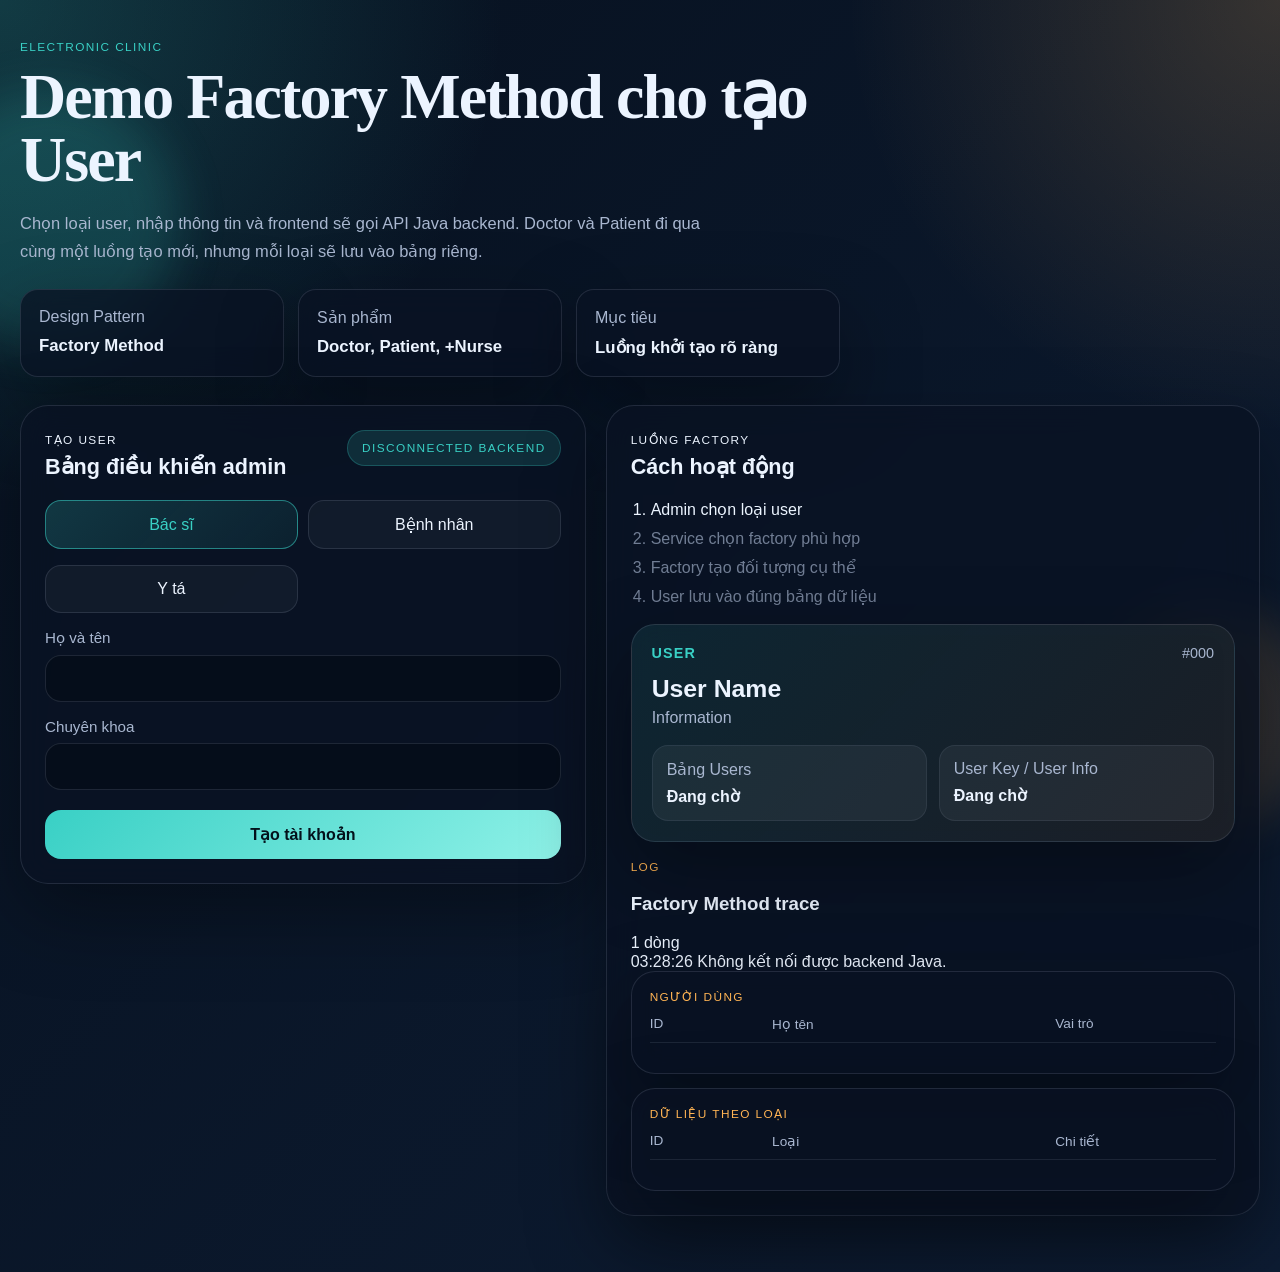
<file: frontend/index.html>
<!DOCTYPE html>
<html lang="en">
<head>
  <meta charset="UTF-8" />
  <meta name="viewport" content="width=device-width, initial-scale=1.0" />
  <title>Electronic Clinic | Demo Factory Method</title>
  <link rel="stylesheet" href="styles.css" />
</head>
<body>
  <div class="bg-orb orb-a"></div>
  <div class="bg-orb orb-b"></div>

  <main class="shell">
    <section class="hero">
      <div class="eyebrow">Electronic Clinic</div>
      <h1>Demo Factory Method cho tạo User</h1>
      <p>
        Chọn loại user, nhập thông tin và frontend sẽ gọi API Java backend.
        Doctor và Patient đi qua cùng một luồng tạo mới, nhưng mỗi loại sẽ lưu vào bảng riêng.
      </p>

      <div class="stats">
        <div class="stat-card">
          <span>Design Pattern</span>
          <strong>Factory Method</strong>
        </div>
        <div class="stat-card">
          <span>Sản phẩm</span>
          <strong>Doctor, Patient, +Nurse</strong>
        </div>
        <div class="stat-card">
          <span>Mục tiêu</span>
          <strong>Luồng khởi tạo rõ ràng</strong>
        </div>
      </div>
    </section>

    <section class="workspace">
      <div class="panel form-panel">
        <div class="panel-header">
          <div>
            <span class="panel-label">Tạo user</span>
            <h2>Bảng điều khiển admin</h2>
          </div>
          <div class="badge disconnected" id="backendStatus">Disconnected Backend</div>
        </div>

        <form id="userForm" class="form">
          <div class="role-switch" role="group" aria-label="Loại user">
            <button type="button" class="role-btn active" data-role="Doctor">Bác sĩ</button>
            <button type="button" class="role-btn" data-role="Patient">Bệnh nhân</button>
          </div>

          <!-- Nurse extension - uncomment when you want to enable Nurse in the UI. -->
          <div class="role-switch nurse-extension" role="group" aria-label="Loại user mở rộng">
            <button type="button" class="role-btn" data-role="Nurse">Y tá</button>
          </div>
         

          <label>
            Họ và tên
            <input id="fullName" type="text" placeholder="" required />
          </label>

          <label id="dynamicLabel">
            Chuyên khoa
            <input id="userInformation" type="text" placeholder="" required />
          </label>

          <button type="submit" class="primary-btn">Tạo tài khoản</button>
        </form>
      </div>

      <div class="panel output-panel">
        <div class="panel-header">
          <div>
            <span class="panel-label">Luồng factory</span>
            <h2>Cách hoạt động</h2>
          </div>
          <!-- <div class="badge ghost">Không cần backend</div> -->
        </div>

        <ol class="steps" id="steps">
          <li class="active">Admin chọn loại user</li>
          <li>Service chọn factory phù hợp</li>
          <li>Factory tạo đối tượng cụ thể</li>
          <li>User lưu vào đúng bảng dữ liệu</li>
        </ol>

        <div class="result-card" id="resultCard">
          <div class="result-top">
            <span class="result-role" id="resultRole">User</span>
            <span class="result-id" id="resultId">#000</span>
          </div>
          <h3 id="resultName">User Name</h3>
          <p id="resultMeta">Information</p>
          <div class="table-grid">
            <div class="table-box">
              <span>Bảng Users</span>
              <strong>Đang chờ</strong>
            </div>
            <div class="table-box">
              <span id="secondaryTableLabel">Bảng Doctor</span>
              <strong>Đang chờ</strong>
            </div>
          </div>
      
         
        </div>

        <div class="log-card">
          <div class="log-header">
            <div>
              <div class="table-title">Log</div>
              <h3>Factory Method trace</h3>
            </div>
            <div class="log-count" id="logCount">0 dòng</div>
          </div>
          <div class="log-list" id="logList" aria-live="polite"></div>
        </div>

        <div class="tables">
          <div class="table-card">
            <div class="table-title">Người dùng</div>
            <div class="table-head">
              <span>ID</span><span>Họ tên</span><span>Vai trò</span>
            </div>
            <div id="usersTable" class="table-body"></div>
          </div>

          <div class="table-card">
            <div class="table-title">Dữ liệu theo loại</div>
            <div class="table-head">
              <span>ID</span><span>Loại</span><span>Chi tiết</span>
            </div>
            <div id="detailTable" class="table-body"></div>
          </div>
        </div>
      </div>
    </section>
  </main>

  <script src="app.js"></script>
</body>
</html>
</file>
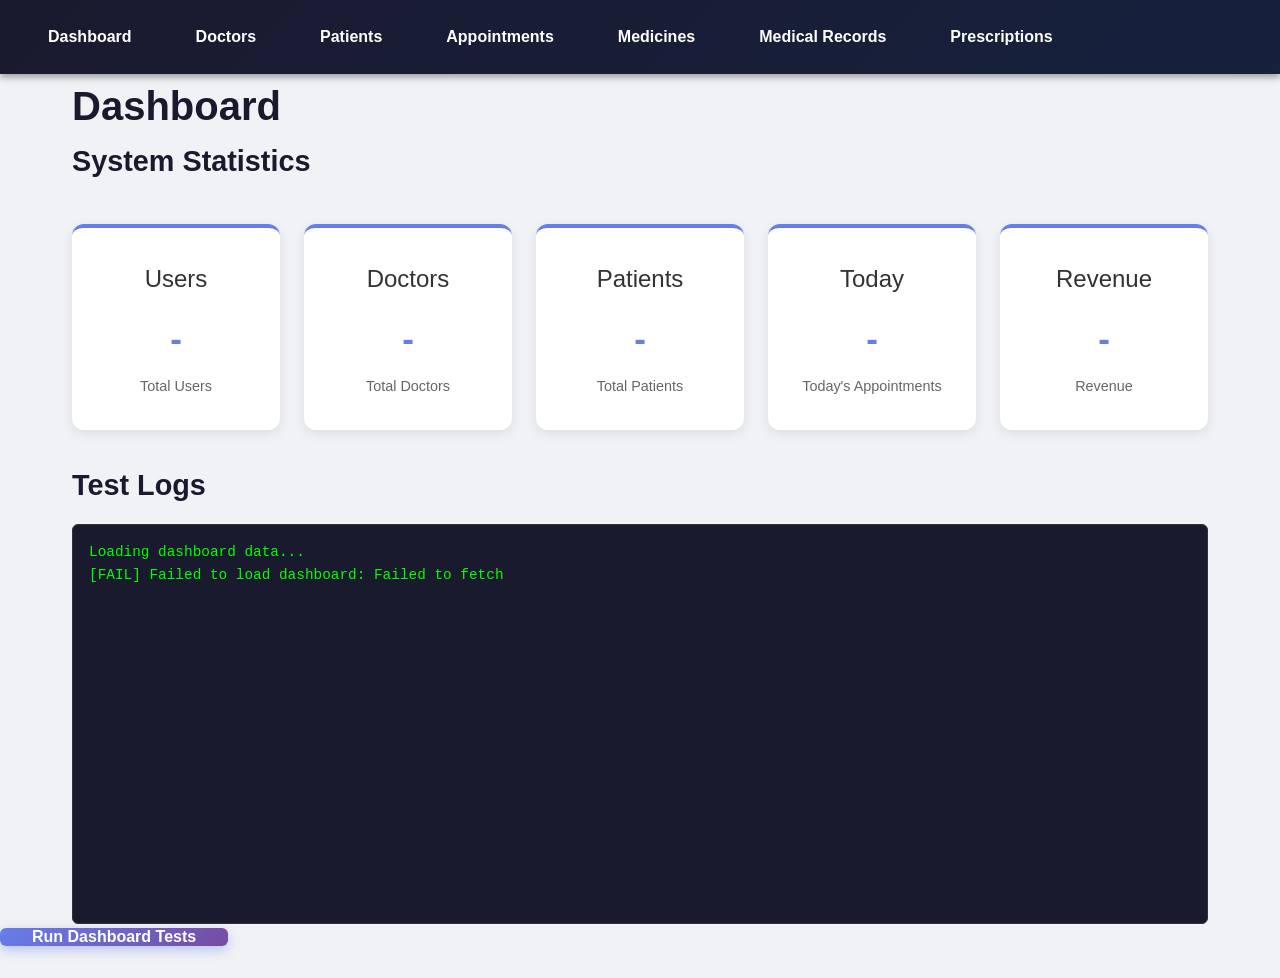
<file: Clinic/frontend/index.html>
<!DOCTYPE html>
<html>
<head>
    <meta charset="UTF-8">
    <title>Clinic Dashboard</title>
    <link rel="stylesheet" href="styles.css">
</head>
<body>
    <nav>
        <a href="index.html">Dashboard</a>
        <a href="doctors.html">Doctors</a>
        <a href="patients.html">Patients</a>
        <a href="appointments.html">Appointments</a>
        <a href="medicines.html">Medicines</a>
        <a href="medical-records.html">Medical Records</a>
        <a href="prescriptions.html">Prescriptions</a>
    </nav>

    <div id="message"></div>

    <h1>Dashboard</h1>
    
    <div id="stats">
        <h2>System Statistics</h2>
        <p>
            <span style="font-size: 1.5rem;">Users</span>
            <strong id="totalUsers">-</strong>
            <span style="display: block; font-size: 0.9rem; color: #666; margin-top: 0.5rem;">Total Users</span>
        </p>
        <p>
            <span style="font-size: 1.5rem;">Doctors</span>
            <strong id="totalDoctors">-</strong>
            <span style="display: block; font-size: 0.9rem; color: #666; margin-top: 0.5rem;">Total Doctors</span>
        </p>
        <p>
            <span style="font-size: 1.5rem;">Patients</span>
            <strong id="totalPatients">-</strong>
            <span style="display: block; font-size: 0.9rem; color: #666; margin-top: 0.5rem;">Total Patients</span>
        </p>
        <p>
            <span style="font-size: 1.5rem;">Today</span>
            <strong id="todayAppointments">-</strong>
            <span style="display: block; font-size: 0.9rem; color: #666; margin-top: 0.5rem;">Today's Appointments</span>
        </p>
        <p>
            <span style="font-size: 1.5rem;">Revenue</span>
            <strong id="revenue">-</strong>
            <span style="display: block; font-size: 0.9rem; color: #666; margin-top: 0.5rem;">Revenue</span>
        </p>
    </div>

    <div id="logs">
        <h2>Test Logs</h2>
        <pre id="testLog" style="height: 400px; overflow-y: auto;"></pre>
    </div>

    <button onclick="runDashboardTests()" style="margin-bottom: 2rem;">Run Dashboard Tests</button>

    <script src="common.js"></script>
    <script>
        let logMessages = [];

        function log(msg) {
            logMessages.push(msg);
            document.getElementById('testLog').textContent = logMessages.join('\n');
        }

        async function loadDashboard() {
            try {
                log('Loading dashboard data...');
                const stats = await apiGet('/dashboard');
                document.getElementById('totalUsers').textContent = stats.totalUsers;
                document.getElementById('totalDoctors').textContent = stats.totalDoctors;
                document.getElementById('totalPatients').textContent = stats.totalPatients;
                document.getElementById('todayAppointments').textContent = stats.todayAppointments;
                document.getElementById('revenue').textContent = stats.revenue;
                log('[OK] Dashboard loaded successfully');
            } catch (error) {
                log('[FAIL] Failed to load dashboard: ' + error.message);
            }
        }

        async function runDashboardTests() {
            logMessages = [];
            log('=== Dashboard Test Suite ===');
            log('');

            // Test 1: Load Dashboard
            await loadDashboard();
            log('');

            // Test 2: Fetch All Users
            log('Fetching all users...');
            try {
                const users = await apiGet('/patients');
                log(`[OK] Found ${users.length} patients`);
                users.slice(0, 2).forEach(u => log(`  - ${u.fullName} (ID: ${u.id})`));
            } catch (error) {
                log('[FAIL] Failed to fetch patients: ' + error.message);
            }
            log('');

            // Test 3: Fetch All Doctors
            log('Fetching all doctors...');
            try {
                const doctors = await apiGet('/doctors');
                log(`[OK] Found ${doctors.length} doctors`);
                doctors.slice(0, 2).forEach(d => log(`  - ${d.fullName} (${d.specialty})`));
            } catch (error) {
                log('[FAIL] Failed to fetch doctors: ' + error.message);
            }
            log('');

            // Test 4: Fetch All Medicines
            log('Fetching all medicines...');
            try {
                const meds = await apiGet('/medicines');
                log(`[OK] Found ${meds.length} medicines`);
                meds.slice(0, 2).forEach(m => log(`  - ${m.name} (Stock: ${m.stockQuantity})`));
            } catch (error) {
                log('[FAIL] Failed to fetch medicines: ' + error.message);
            }

            log('');
            log('=== Tests Complete ===');
        }

        // Load dashboard on page load
        window.addEventListener('load', loadDashboard);
    </script>
</body>
</html>
</file>
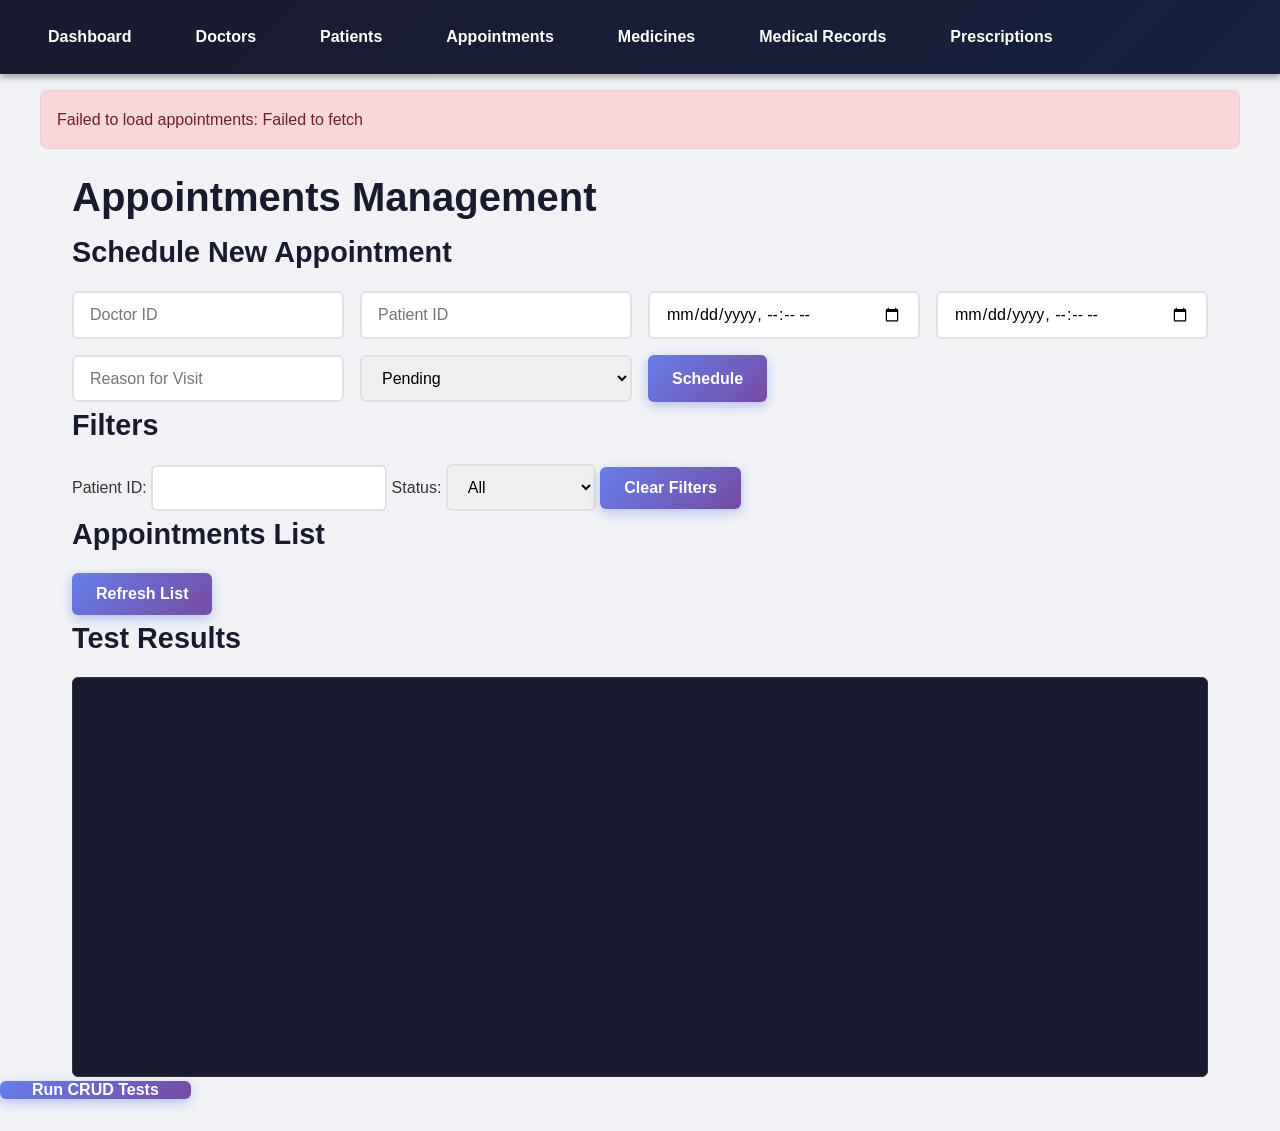
<file: Clinic/frontend/appointments.html>
<!DOCTYPE html>
<html>
<head>
    <meta charset="UTF-8">
    <title>Appointments</title>
    <link rel="stylesheet" href="styles.css">
</head>
<body>
    <nav>
        <a href="index.html">Dashboard</a>
        <a href="doctors.html">Doctors</a>
        <a href="patients.html">Patients</a>
        <a href="appointments.html">Appointments</a>
        <a href="medicines.html">Medicines</a>
        <a href="medical-records.html">Medical Records</a>
        <a href="prescriptions.html">Prescriptions</a>
    </nav>

    <div id="message"></div>

    <h1>Appointments Management</h1>

    <div>
        <h2>Schedule New Appointment</h2>
        <form onsubmit="handleAddAppointment(event)">
            <input type="number" id="doctorId" placeholder="Doctor ID" required>
            <input type="number" id="patientId" placeholder="Patient ID" required>
            <input type="datetime-local" id="startDate" required>
            <input type="datetime-local" id="endDate" required>
            <input type="text" id="reason" placeholder="Reason for Visit" required>
            <select id="status" required>
                <option value="PENDING">Pending</option>
                <option value="CONFIRMED">Confirmed</option>
                <option value="COMPLETED">Completed</option>
                <option value="CANCELLED">Cancelled</option>
            </select>
            <button type="submit">Schedule</button>
        </form>
    </div>

    <div>
        <h2>Filters</h2>
        <label>Patient ID: <input type="number" id="filterPatientId" onchange="filterAppointments()"></label>
        <label>Status: 
            <select id="filterStatus" onchange="filterAppointments()">
                <option value="">All</option>
                <option value="PENDING">Pending</option>
                <option value="CONFIRMED">Confirmed</option>
                <option value="COMPLETED">Completed</option>
                <option value="CANCELLED">Cancelled</option>
            </select>
        </label>
        <button onclick="loadAppointments()">Clear Filters</button>
    </div>

    <div>
        <h2>Appointments List</h2>
        <button onclick="loadAppointments()">Refresh List</button>
        <div id="appointmentsList"></div>
    </div>

    <div id="testLog">
        <h2>Test Results</h2>
        <pre id="output" style="height: 400px; overflow-y: auto;"></pre>
    </div>

    <button onclick="runCRUDTests()" style="margin-bottom: 2rem;">Run CRUD Tests</button>

    <script src="common.js"></script>
    <script>
        let logMessages = [];
        let allAppointments = [];

        function log(msg) {
            logMessages.push(msg);
            document.getElementById('output').textContent = logMessages.join('\n');
        }

        async function loadAppointments() {
            try {
                allAppointments = await apiGet('/appointments');
                displayAppointments(allAppointments);
            } catch (error) {
                showMessage('Failed to load appointments: ' + error.message, 'error');
            }
        }

        function filterAppointments() {
            let filtered = allAppointments;
            const patientId = document.getElementById('filterPatientId').value;
            const status = document.getElementById('filterStatus').value;

            if (patientId) {
                filtered = filtered.filter(a => a.patientId == patientId);
            }
            if (status) {
                filtered = filtered.filter(a => a.status === status);
            }
            displayAppointments(filtered);
        }

        function displayAppointments(appointments) {
            let html = '<div class="card-grid">';
            if (appointments.length === 0) {
                html = '<p style="grid-column: 1/-1; text-align: center; padding: 2rem;">No appointments found</p>';
            } else {
                appointments.forEach(a => {
                    const statusClass = `status-${a.status.toLowerCase()}`;
                    html += `
                    <div class="card">
                        <div class="card-header">Appointment #${a.id}</div>
                        <div class="card-body">
                            <div class="card-field">
                                <label>Doctor ID</label>
                                <div class="card-field-value">#${a.doctorId}</div>
                            </div>
                            <div class="card-field">
                                <label>Patient ID</label>
                                <div class="card-field-value">#${a.patientId}</div>
                            </div>
                            <div class="card-field">
                                <label>Reason</label>
                                <div class="card-field-value">${a.reason}</div>
                            </div>
                            <div class="card-field">
                                <label>Start Date</label>
                                <div class="card-field-value">${a.appointmentStartDate}</div>
                            </div>
                            <div class="card-field">
                                <label>End Date</label>
                                <div class="card-field-value">${a.appointmentEndDate}</div>
                            </div>
                            <div class="card-field">
                                <label>Status</label>
                                <div class="card-field-value"><span class="${statusClass}">${a.status}</span></div>
                            </div>
                        </div>
                        <div class="card-footer">
                            <button onclick="updateStatus(${a.id})">Update Status</button>
                            <button onclick="deleteAppointment(${a.id})" style="background: #e74c3c;">Delete</button>
                        </div>
                    </div>`;
                });
            }
            html += '</div>';
            document.getElementById('appointmentsList').innerHTML = html;
        }

        async function handleAddAppointment(event) {
            event.preventDefault();
            try {
                const startDateTime = document.getElementById('startDate').value;
                const endDateTime = document.getElementById('endDate').value;
                
                const data = {
                    doctorId: parseInt(document.getElementById('doctorId').value),
                    patientId: parseInt(document.getElementById('patientId').value),
                    appointmentStartDate: startDateTime.replace('T', ' ') + ':00',
                    appointmentEndDate: endDateTime.replace('T', ' ') + ':00',
                    reason: document.getElementById('reason').value,
                    status: document.getElementById('status').value
                };
                const result = await apiPost('/appointments', data);
                showMessage('Appointment scheduled successfully!', 'success');
                event.target.reset();
                loadAppointments();
            } catch (error) {
                showMessage('Failed to schedule appointment: ' + error.message, 'error');
            }
        }

        async function updateStatus(id) {
            const newStatus = prompt('Enter new status (PENDING, CONFIRMED, COMPLETED, CANCELLED):');
            if (!newStatus) return;
            try {
                await apiPut(`/appointments/${id}`, { status: newStatus });
                showMessage('Appointment status updated!', 'success');
                loadAppointments();
            } catch (error) {
                showMessage('Failed to update appointment: ' + error.message, 'error');
            }
        }

        async function deleteAppointment(id) {
            if (!confirm('Are you sure you want to delete this appointment?')) return;
            try {
                await apiDelete(`/appointments/${id}`);
                showMessage('Appointment deleted successfully!', 'success');
                loadAppointments();
            } catch (error) {
                showMessage('Failed to delete appointment: ' + error.message, 'error');
            }
        }

        async function runCRUDTests() {
            logMessages = [];
            log('=== Appointment CRUD Test Suite ===');
            log('');

            try {
                // Test 1: Create
                log('Test 1: Creating an appointment...');
                const newApt = {
                    doctorId: 1,
                    patientId: 1,
                    appointmentStartDate: '2026-05-15 10:00:00',
                    appointmentEndDate: '2026-05-15 11:00:00',
                    reason: 'Annual checkup',
                    status: 'PENDING'
                };
                const result = await apiPost('/appointments', newApt);
                const aptId = result.id;
                log(`[OK] Created appointment with ID: ${aptId}`);
                log('');

                // Test 2: Read
                log('Test 2: Reading the created appointment...');
                const apt = await apiGet(`/appointments/${aptId}`);
                log(`[OK] Retrieved: ${apt.reason} (${apt.status})`);
                log('');

                // Test 3: Update Status
                log('Test 3: Updating appointment status...');
                await apiPut(`/appointments/${aptId}`, { status: 'CONFIRMED' });
                const updated = await apiGet(`/appointments/${aptId}`);
                log(`[OK] Status updated to: ${updated.status}`);
                log('');

                // Test 4: List with Filter
                log('Test 4: Filtering appointments by patient...');
                const apts = await apiGet(`/appointments?patientId=1`);
                log(`[OK] Found ${apts.length} appointment(s) for patient 1`);
                log('');

                // Test 5: Delete
                log('Test 5: Deleting the test appointment...');
                await apiDelete(`/appointments/${aptId}`);
                log(`[OK] Appointment ${aptId} deleted`);

            } catch (error) {
                log(`[FAIL] Test failed: ${error.message}`);
            }

            log('');
            log('=== Tests Complete ===');
            loadAppointments();
        }

        window.addEventListener('load', loadAppointments);
    </script>
</body>
</html>
</file>
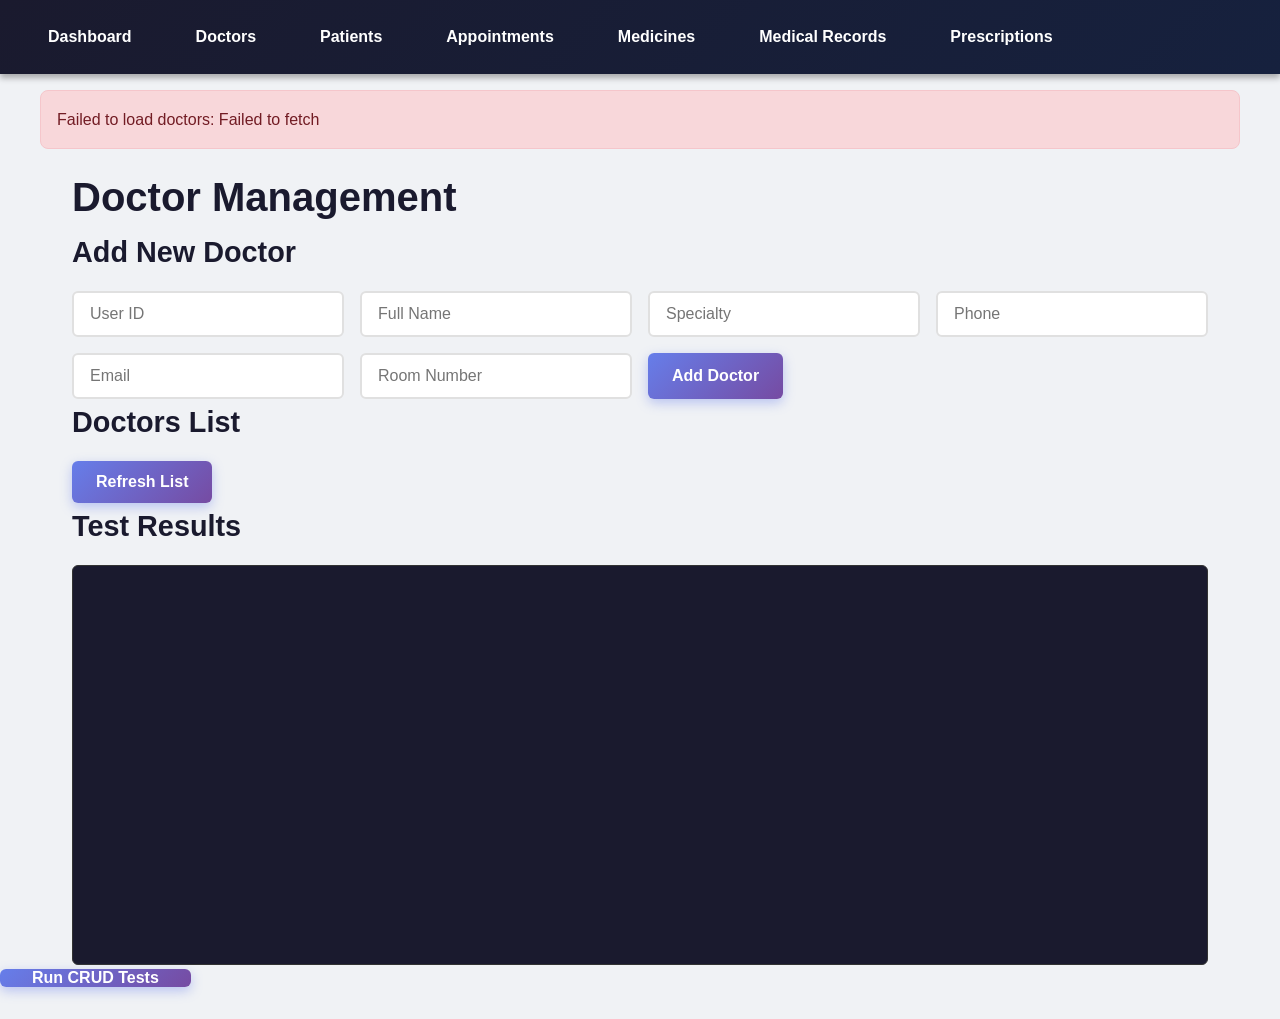
<file: Clinic/frontend/doctors.html>
<!DOCTYPE html>
<html>
<head>
    <meta charset="UTF-8">
    <title>Doctor Management</title>
    <link rel="stylesheet" href="styles.css">
</head>
<body>
    <nav>
        <a href="index.html">Dashboard</a>
        <a href="doctors.html">Doctors</a>
        <a href="patients.html">Patients</a>
        <a href="appointments.html">Appointments</a>
        <a href="medicines.html">Medicines</a>
        <a href="medical-records.html">Medical Records</a>
        <a href="prescriptions.html">Prescriptions</a>
    </nav>

    <div id="message"></div>

    <h1>Doctor Management</h1>

    <div>
        <h2>Add New Doctor</h2>
        <form onsubmit="handleAddDoctor(event)">
            <input type="number" id="userId" placeholder="User ID" required>
            <input type="text" id="fullName" placeholder="Full Name" required>
            <input type="text" id="specialty" placeholder="Specialty" required>
            <input type="text" id="phone" placeholder="Phone" required>
            <input type="email" id="email" placeholder="Email" required>
            <input type="text" id="roomNumber" placeholder="Room Number" required>
            <button type="submit">Add Doctor</button>
        </form>
    </div>

    <div>
        <h2>Doctors List</h2>
        <button onclick="loadDoctors()">Refresh List</button>
        <div id="doctorsList"></div>
    </div>

    <div id="editPanel" style="display: none;">
        <h2>Edit Doctor</h2>
        <form onsubmit="handleEditDoctor(event)">
            <input type="hidden" id="editId">
            <input type="text" id="editFullName" placeholder="Full Name" required>
            <input type="text" id="editSpecialty" placeholder="Specialty" required>
            <input type="email" id="editEmail" placeholder="Email" required>
            <input type="text" id="editRoomNumber" placeholder="Room Number" required>
            <button type="submit">Save Changes</button>
            <button type="button" onclick="cancelEdit()">Cancel</button>
        </form>
    </div>

    <div id="testLog">
        <h2>Test Results</h2>
        <pre id="output" style="height: 400px; overflow-y: auto;"></pre>
    </div>

    <button onclick="runCRUDTests()" style="margin-bottom: 2rem;">Run CRUD Tests</button>

    <script src="common.js"></script>
    <script>
        let logMessages = [];
        let allDoctors = [];

        function log(msg) {
            logMessages.push(msg);
            document.getElementById('output').textContent = logMessages.join('\n');
        }

        async function loadDoctors() {
            try {
                allDoctors = await apiGet('/doctors');
                let html = '<div class="card-grid">';
                allDoctors.forEach(d => {
                    html += `
                    <div class="card">
                        <div class="card-header">Dr. ${d.fullName}</div>
                        <div class="card-body">
                            <div class="card-field">
                                <label>Specialty</label>
                                <div class="card-field-value">${d.specialty}</div>
                            </div>
                            <div class="card-field">
                                <label>Room Number</label>
                                <div class="card-field-value">${d.roomNumber}</div>
                            </div>
                            <div class="card-field">
                                <label>Email</label>
                                <div class="card-field-value">${d.email}</div>
                            </div>
                            <div class="card-field">
                                <label>Phone</label>
                                <div class="card-field-value">${d.phone}</div>
                            </div>
                            <div class="card-field">
                                <label>ID</label>
                                <div class="card-field-value">#${d.id}</div>
                            </div>
                        </div>
                        <div class="card-footer">
                            <button onclick="editDoctor(${d.id})">Edit</button>
                            <button onclick="deleteDoctor(${d.id})" style="background: #e74c3c;">Delete</button>
                        </div>
                    </div>`;
                });
                html += '</div>';
                document.getElementById('doctorsList').innerHTML = html;
            } catch (error) {
                showMessage('Failed to load doctors: ' + error.message, 'error');
            }
        }

        async function handleAddDoctor(event) {
            event.preventDefault();
            try {
                const data = {
                    userId: parseInt(document.getElementById('userId').value),
                    fullName: document.getElementById('fullName').value,
                    specialty: document.getElementById('specialty').value,
                    phone: document.getElementById('phone').value,
                    email: document.getElementById('email').value,
                    roomNumber: document.getElementById('roomNumber').value
                };
                const result = await apiPost('/doctors', data);
                showMessage('Doctor added successfully!', 'success');
                event.target.reset();
                loadDoctors();
            } catch (error) {
                showMessage('Failed to add doctor: ' + error.message, 'error');
            }
        }

        function editDoctor(id) {
            const doctor = allDoctors.find(d => d.id === id);
            if (doctor) {
                document.getElementById('editId').value = id;
                document.getElementById('editFullName').value = doctor.fullName;
                document.getElementById('editSpecialty').value = doctor.specialty;
                document.getElementById('editEmail').value = doctor.email;
                document.getElementById('editRoomNumber').value = doctor.roomNumber;
                document.getElementById('editPanel').style.display = 'block';
            }
        }

        async function handleEditDoctor(event) {
            event.preventDefault();
            try {
                const id = parseInt(document.getElementById('editId').value);
                const data = {
                    fullName: document.getElementById('editFullName').value,
                    specialty: document.getElementById('editSpecialty').value,
                    email: document.getElementById('editEmail').value,
                    roomNumber: document.getElementById('editRoomNumber').value
                };
                await apiPut(`/doctors/${id}`, data);
                showMessage('Doctor updated successfully!', 'success');
                cancelEdit();
                loadDoctors();
            } catch (error) {
                showMessage('Failed to update doctor: ' + error.message, 'error');
            }
        }

        function cancelEdit() {
            document.getElementById('editPanel').style.display = 'none';
        }

        async function deleteDoctor(id) {
            if (!confirm('Are you sure you want to delete this doctor?')) return;
            try {
                await apiDelete(`/doctors/${id}`);
                showMessage('Doctor deleted successfully!', 'success');
                loadDoctors();
            } catch (error) {
                showMessage('Failed to delete doctor: ' + error.message, 'error');
            }
        }

        async function runCRUDTests() {
            logMessages = [];
            log('=== Doctor CRUD Test Suite ===');
            log('');

            // Test 1: Create
            log('Test 1: Creating a doctor...');
            try {
                const newDoc = {
                    userId: 1,
                    fullName: 'Dr. Test Smith',
                    specialty: 'General Practice',
                    phone: '555-0001',
                    email: 'test@clinic.com',
                    roomNumber: 'Room 1'
                };
                const result = await apiPost('/doctors', newDoc);
                const docId = result.id;
                log(`[OK] Created doctor with ID: ${docId}`);
                log('');

                // Test 2: Read
                log('Test 2: Reading the created doctor...');
                const doc = await apiGet(`/doctors/${docId}`);
                log(`[OK] Retrieved: ${doc.fullName} (${doc.specialty})`);
                log('');

                // Test 3: Update
                log('Test 3: Updating the doctor...');
                const updateData = {
                    fullName: 'Dr. Updated Smith',
                    specialty: 'Cardiology',
                    email: 'updated@clinic.com',
                    roomNumber: 'Room 2'
                };
                await apiPut(`/doctors/${docId}`, updateData);
                log('[OK] Doctor updated');
                const updated = await apiGet(`/doctors/${docId}`);
                log(`[OK] Verified: ${updated.fullName} now in ${updated.roomNumber}`);
                log('');

                // Test 4: List All
                log('Test 4: Listing all doctors...');
                const doctors = await apiGet('/doctors');
                log(`[OK] Total doctors in system: ${doctors.length}`);
                log('');

                // Test 5: Delete
                log('Test 5: Deleting the test doctor...');
                await apiDelete(`/doctors/${docId}`);
                log(`[OK] Doctor ${docId} deleted`);

            } catch (error) {
                log(`[FAIL] Test failed: ${error.message}`);
            }

            log('');
            log('=== Tests Complete ===');
            loadDoctors();
        }

        window.addEventListener('load', loadDoctors);
    </script>
</body>
</html>
</file>
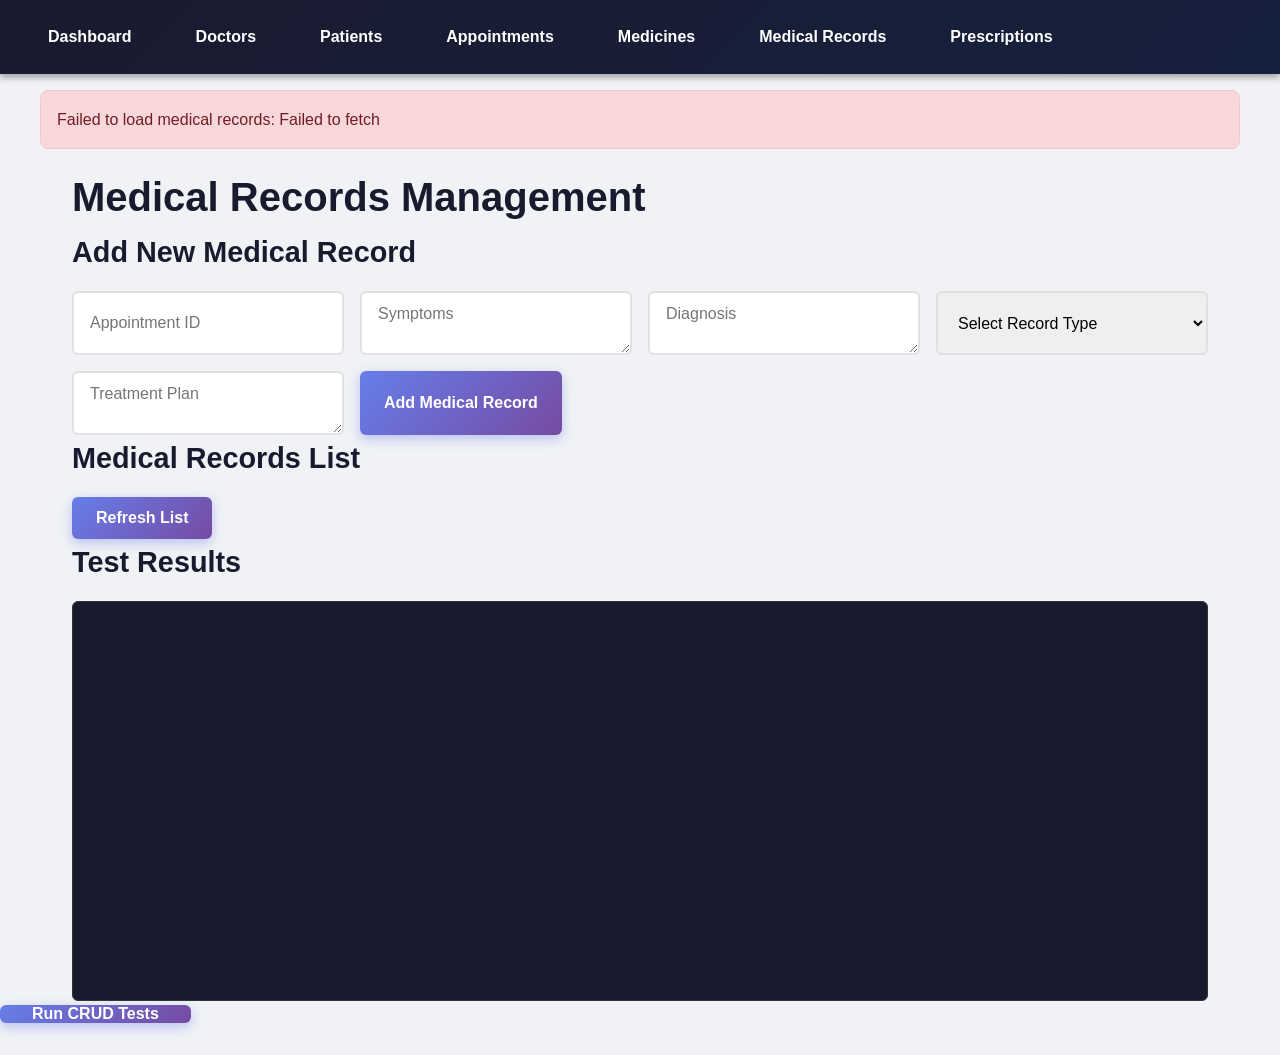
<file: Clinic/frontend/medical-records.html>
<!DOCTYPE html>
<html>
<head>
    <meta charset="UTF-8">
    <title>Medical Records</title>
    <link rel="stylesheet" href="styles.css">
</head>
<body>
    <nav>
        <a href="index.html">Dashboard</a>
        <a href="doctors.html">Doctors</a>
        <a href="patients.html">Patients</a>
        <a href="appointments.html">Appointments</a>
        <a href="medicines.html">Medicines</a>
        <a href="medical-records.html">Medical Records</a>
        <a href="prescriptions.html">Prescriptions</a>
    </nav>

    <div id="message"></div>

    <h1>Medical Records Management</h1>

    <div>
        <h2>Add New Medical Record</h2>
        <form onsubmit="handleAddRecord(event)">
            <input type="number" id="appointmentId" placeholder="Appointment ID" required>
            <textarea id="symptoms" placeholder="Symptoms" required></textarea>
            <textarea id="diagnosis" placeholder="Diagnosis" required></textarea>
            <select id="recordType" required>
                <option value="">Select Record Type</option>
                <option value="GENERAL">General</option>
                <option value="EMERGENCY">Emergency</option>
                <option value="DENTAL">Dental</option>
            </select>
            <textarea id="treatmentPlan" placeholder="Treatment Plan" required></textarea>
            <button type="submit">Add Medical Record</button>
        </form>
    </div>

    <div>
        <h2>Medical Records List</h2>
        <button onclick="loadRecords()">Refresh List</button>
        <div id="recordsList"></div>
    </div>

    <div id="testLog">
        <h2>Test Results</h2>
        <pre id="output" style="height: 400px; overflow-y: auto;"></pre>
    </div>

    <button onclick="runCRUDTests()" style="margin-bottom: 2rem;">Run CRUD Tests</button>

    <script src="common.js"></script>
    <script>
        let logMessages = [];
        let allRecords = [];

        function log(msg) {
            logMessages.push(msg);
            document.getElementById('output').textContent = logMessages.join('\n');
        }

        async function loadRecords() {
            try {
                allRecords = await apiGet('/patients/medical-records');
                let html = '<div class="card-grid">';
                if (allRecords.length === 0) {
                    html = '<p style="grid-column: 1/-1; text-align: center; padding: 2rem;">No medical records found</p>';
                } else {
                    allRecords.forEach(r => {
                        html += `
                        <div class="card">
                            <div class="card-header">Medical Record #${r.id}</div>
                            <div class="card-body">
                                <div class="card-field">
                                    <label>Appointment ID</label>
                                    <div class="card-field-value">#${r.appointmentId}</div>
                                </div>
                                <div class="card-field">
                                    <label>Record Type</label>
                                    <div class="card-field-value">${r.recordType}</div>
                                </div>
                                <div class="card-field">
                                    <label>Symptoms</label>
                                    <div class="card-field-value">${r.symptoms}</div>
                                </div>
                                <div class="card-field">
                                    <label>Diagnosis</label>
                                    <div class="card-field-value">${r.diagnosis}</div>
                                </div>
                                <div class="card-field">
                                    <label>Treatment Plan</label>
                                    <div class="card-field-value">${r.treatmentPlan}</div>
                                </div>
                            </div>
                        </div>`;
                    });
                }
                html += '</div>';
                document.getElementById('recordsList').innerHTML = html;
            } catch (error) {
                showMessage('Failed to load medical records: ' + error.message, 'error');
            }
        }

        async function handleAddRecord(event) {
            event.preventDefault();
            try {
                const data = {
                    appointmentId: parseInt(document.getElementById('appointmentId').value),
                    symptoms: document.getElementById('symptoms').value,
                    diagnosis: document.getElementById('diagnosis').value,
                    recordType: document.getElementById('recordType').value,
                    treatmentPlan: document.getElementById('treatmentPlan').value
                };
                const result = await apiPost('/patients/medical-records', data);
                showMessage('Medical record added successfully!', 'success');
                event.target.reset();
                loadRecords();
            } catch (error) {
                showMessage('Failed to add medical record: ' + error.message, 'error');
            }
        }

        async function runCRUDTests() {
            logMessages = [];
            log('=== Medical Records CRUD Test Suite ===');
            log('');

            try {
                // Test 1: Create
                log('Test 1: Creating a medical record...');
                const newRecord = {
                    appointmentId: 1,
                    symptoms: 'Fever, headache, sore throat',
                    diagnosis: 'Common cold',
                    recordType: 'GENERAL',
                    treatmentPlan: 'Rest, fluids, fever reducer'
                };
                const result = await apiPost('/patients/medical-records', newRecord);
                const recordId = result.id;
                log('[OK] Created medical record with ID: ' + recordId);
                log('');

                // Test 2: Read
                log('Test 2: Reading the created medical record...');
                const record = await apiGet('/patients/medical-records/' + recordId);
                log('[OK] Retrieved: ' + record.diagnosis + ' (Type: ' + record.recordType + ')');
                log('');

                // Test 3: List All
                log('Test 3: Listing all medical records...');
                const records = await apiGet('/patients/medical-records');
                log('[OK] Total medical records: ' + records.length);
                log('');

            } catch (error) {
                log('[FAIL] Test failed: ' + error.message);
            }

            log('');
            log('=== Tests Complete ===');
            loadRecords();
        }

        window.addEventListener('load', loadRecords);
    </script>
</body>
</html>
</file>
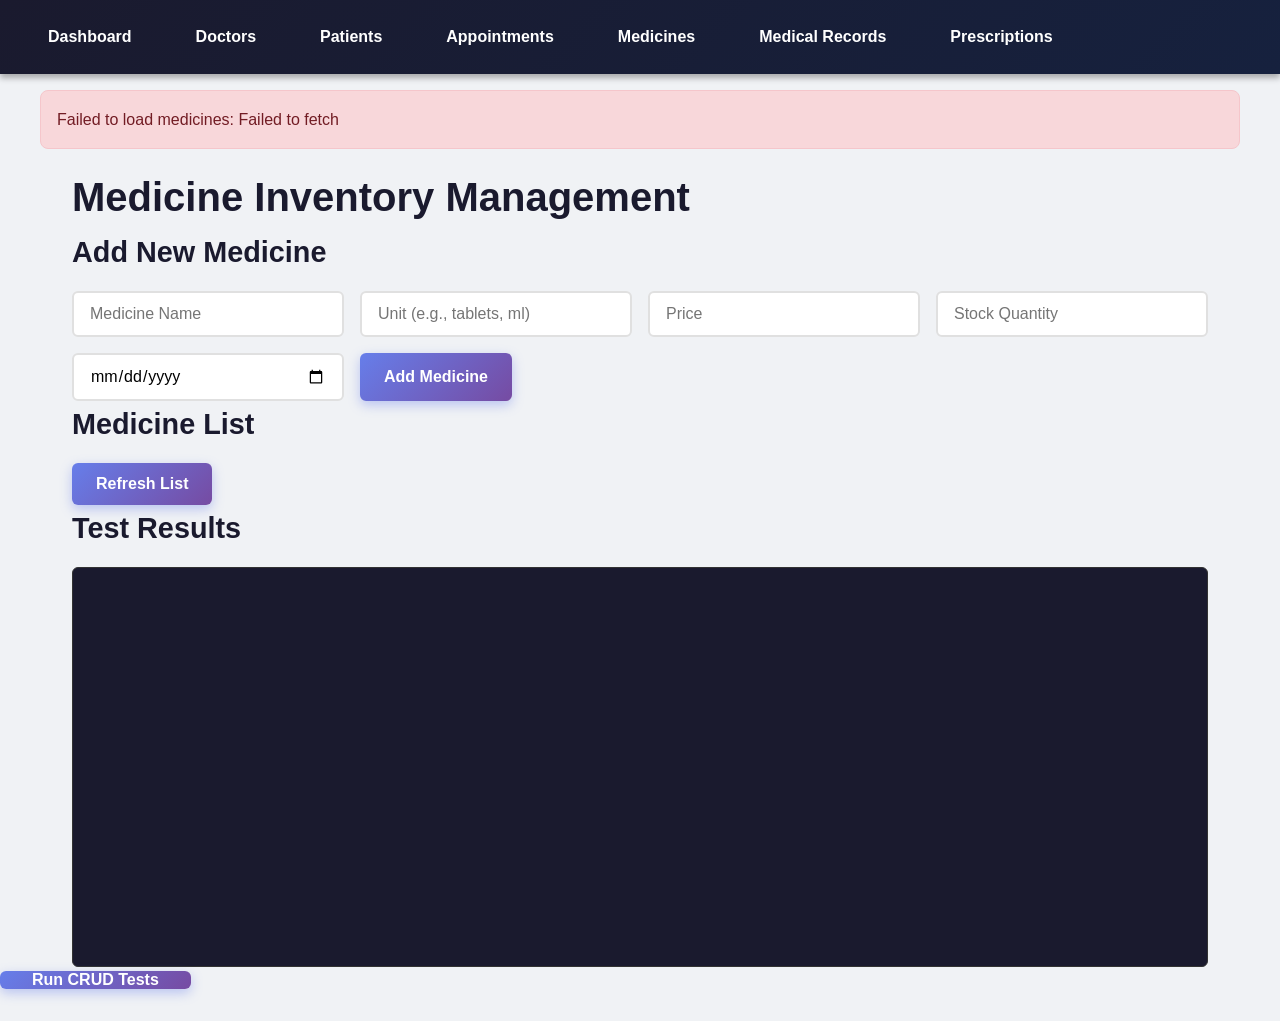
<file: Clinic/frontend/medicines.html>
<!DOCTYPE html>
<html>
<head>
    <meta charset="UTF-8">
    <title>Medicine Inventory</title>
    <link rel="stylesheet" href="styles.css">
</head>
<body>
    <nav>
        <a href="index.html">Dashboard</a>
        <a href="doctors.html">Doctors</a>
        <a href="patients.html">Patients</a>
        <a href="appointments.html">Appointments</a>
        <a href="medicines.html">Medicines</a>
        <a href="medical-records.html">Medical Records</a>
        <a href="prescriptions.html">Prescriptions</a>
    </nav>

    <div id="message"></div>

    <h1>Medicine Inventory Management</h1>

    <div>
        <h2>Add New Medicine</h2>
        <form onsubmit="handleAddMedicine(event)">
            <input type="text" id="name" placeholder="Medicine Name" required>
            <input type="text" id="unit" placeholder="Unit (e.g., tablets, ml)" required>
            <input type="number" id="price" placeholder="Price" step="0.01" required>
            <input type="number" id="stockQuantity" placeholder="Stock Quantity" required>
            <input type="date" id="expiryDate" placeholder="Expiry Date" required>
            <button type="submit">Add Medicine</button>
        </form>
    </div>

    <div>
        <h2>Medicine List</h2>
        <button onclick="loadMedicines()">Refresh List</button>
        <div id="medicinesList"></div>
    </div>

    <div id="stockPanel" style="display: none;">
        <h2>Update Stock</h2>
        <form onsubmit="handleUpdateStock(event)">
            <input type="hidden" id="medicineId">
            <label>Medicine: <span id="medicineName"></span></label>
            <input type="number" id="newStock" placeholder="New Stock Quantity" required>
            <button type="submit">Update Stock</button>
            <button type="button" onclick="closeStockPanel()">Cancel</button>
        </form>
    </div>

    <div id="testLog">
        <h2>Test Results</h2>
        <pre id="output" style="height: 400px; overflow-y: auto;"></pre>
    </div>

    <button onclick="runCRUDTests()" style="margin-bottom: 2rem;">Run CRUD Tests</button>

    <script src="common.js"></script>
    <script>
        let logMessages = [];
        let allMedicines = [];

        function log(msg) {
            logMessages.push(msg);
            document.getElementById('output').textContent = logMessages.join('\n');
        }

        async function loadMedicines() {
            try {
                allMedicines = await apiGet('/medicines');
                let html = '<div class="card-grid">';
                allMedicines.forEach(m => {
                    const stockStatus = m.stockQuantity > 50 ? '#27ae60' : m.stockQuantity > 10 ? '#f39c12' : '#e74c3c';
                    html += `
                    <div class="card">
                        <div class="card-header">${m.name}</div>
                        <div class="card-body">
                            <div class="card-field">
                                <label>Unit</label>
                                <div class="card-field-value">${m.unit}</div>
                            </div>
                            <div class="card-field">
                                <label>Price</label>
                                <div class="card-field-value" style="color: #27ae60; font-weight: 600;">$${m.price.toFixed(2)}</div>
                            </div>
                            <div class="card-field">
                                <label>Stock Quantity</label>
                                <div class="card-field-value" style="color: ${stockStatus}; font-weight: 600;">${m.stockQuantity} units</div>
                            </div>
                            <div class="card-field">
                                <label>Expiry Date</label>
                                <div class="card-field-value">${m.expiryDate}</div>
                            </div>
                            <div class="card-field">
                                <label>ID</label>
                                <div class="card-field-value">#${m.id}</div>
                            </div>
                        </div>
                        <div class="card-footer">
                            <button onclick="editStock(${m.id}, '${m.name}')">Update Stock</button>
                            <button onclick="deleteMedicine(${m.id})" style="background: #e74c3c;">Delete</button>
                        </div>
                    </div>`;
                });
                html += '</div>';
                document.getElementById('medicinesList').innerHTML = html;
            } catch (error) {
                showMessage('Failed to load medicines: ' + error.message, 'error');
            }
        }

        async function handleAddMedicine(event) {
            event.preventDefault();
            try {
                const data = {
                    name: document.getElementById('name').value,
                    unit: document.getElementById('unit').value,
                    price: parseFloat(document.getElementById('price').value),
                    stockQuantity: parseInt(document.getElementById('stockQuantity').value),
                    expiryDate: document.getElementById('expiryDate').value
                };
                const result = await apiPost('/medicines', data);
                showMessage('Medicine added successfully!', 'success');
                event.target.reset();
                loadMedicines();
            } catch (error) {
                showMessage('Failed to add medicine: ' + error.message, 'error');
            }
        }

        function editStock(id, name) {
            document.getElementById('medicineId').value = id;
            document.getElementById('medicineName').textContent = name;
            document.getElementById('stockPanel').style.display = 'block';
        }

        function closeStockPanel() {
            document.getElementById('stockPanel').style.display = 'none';
        }

        async function handleUpdateStock(event) {
            event.preventDefault();
            try {
                const id = parseInt(document.getElementById('medicineId').value);
                const data = {
                    stockQuantity: parseInt(document.getElementById('newStock').value)
                };
                await apiPut(`/medicines/${id}`, data);
                showMessage('Stock updated successfully!', 'success');
                closeStockPanel();
                loadMedicines();
            } catch (error) {
                showMessage('Failed to update stock: ' + error.message, 'error');
            }
        }

        async function deleteMedicine(id) {
            if (!confirm('Are you sure you want to delete this medicine?')) return;
            try {
                await apiDelete(`/medicines/${id}`);
                showMessage('Medicine deleted successfully!', 'success');
                loadMedicines();
            } catch (error) {
                showMessage('Failed to delete medicine: ' + error.message, 'error');
            }
        }

        async function runCRUDTests() {
            logMessages = [];
            log('=== Medicine CRUD Test Suite ===');
            log('');

            try {
                // Test 1: Create
                log('Test 1: Creating a medicine...');
                const newMed = {
                    name: 'Test Aspirin',
                    unit: 'tablets',
                    price: 5.99,
                    stockQuantity: 100,
                    expiryDate: '2026-12-31'
                };
                const result = await apiPost('/medicines', newMed);
                const medId = result.id;
                log(`[OK] Created medicine with ID: ${medId}`);
                log('');

                // Test 2: Read
                log('Test 2: Reading the created medicine...');
                const med = await apiGet(`/medicines/${medId}`);
                log(`[OK] Retrieved: ${med.name} (${med.stockQuantity} in stock)`);
                log('');

                // Test 3: Update Stock
                log('Test 3: Updating medicine stock...');
                await apiPut(`/medicines/${medId}`, { stockQuantity: 150 });
                const updated = await apiGet(`/medicines/${medId}`);
                log(`[OK] Stock updated to: ${updated.stockQuantity}`);
                log('');

                // Test 4: List All
                log('Test 4: Listing all medicines...');
                const medicines = await apiGet('/medicines');
                log(`[OK] Total medicines in inventory: ${medicines.length}`);
                medicines.slice(0, 3).forEach(m => log(`  - ${m.name}: ${m.stockQuantity} units @ $${m.price}`));
                log('');

                // Test 5: Delete
                log('Test 5: Deleting the test medicine...');
                await apiDelete(`/medicines/${medId}`);
                log(`[OK] Medicine ${medId} deleted`);

            } catch (error) {
                log(`[FAIL] Test failed: ${error.message}`);
            }

            log('');
            log('=== Tests Complete ===');
            loadMedicines();
        }

        window.addEventListener('load', loadMedicines);
    </script>
</body>
</html>
</file>
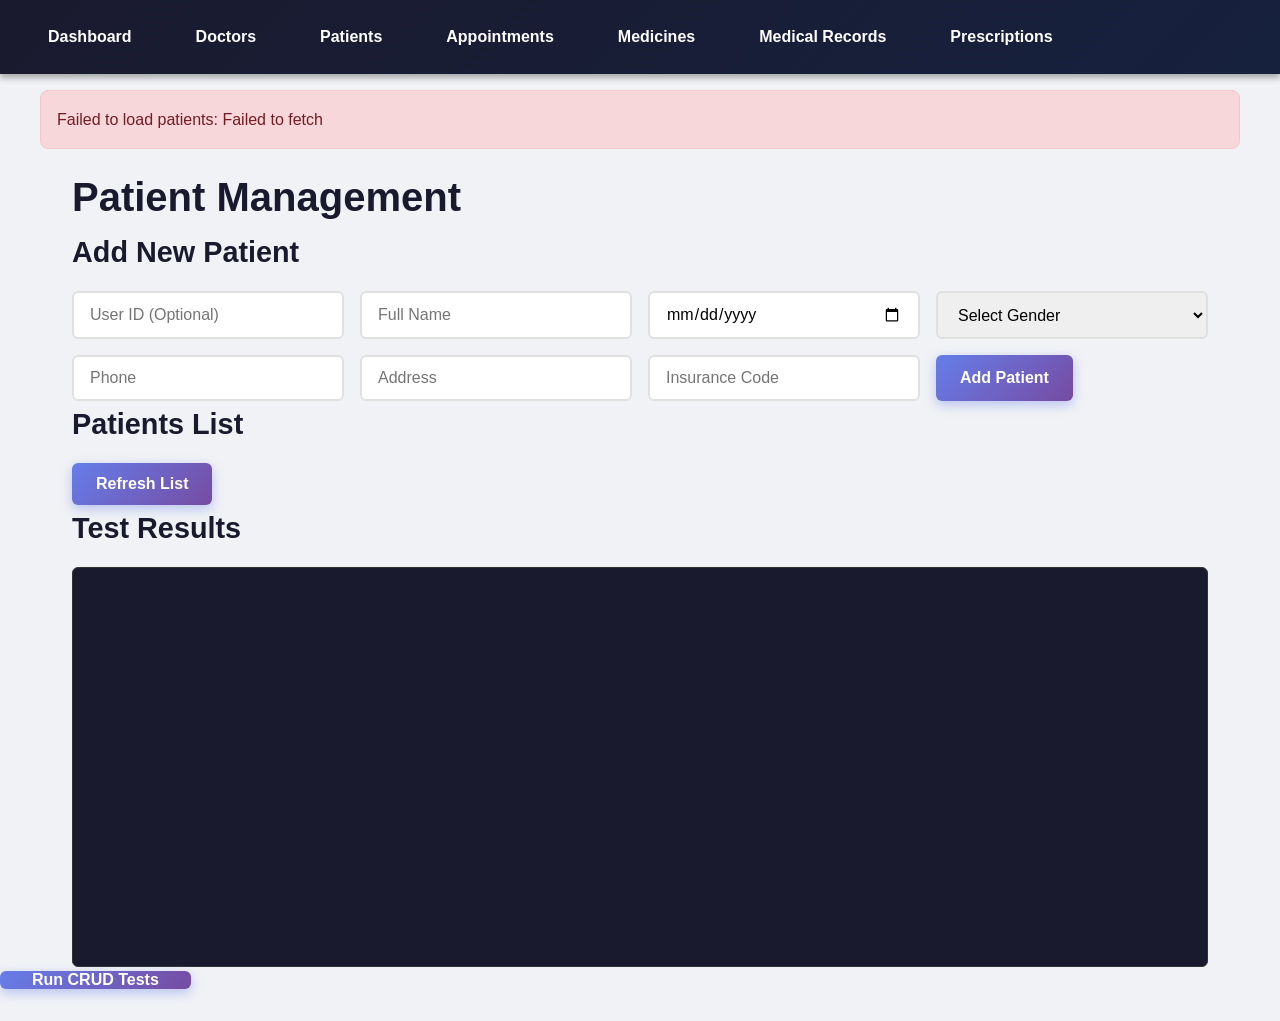
<file: Clinic/frontend/patients.html>
<!DOCTYPE html>
<html>
<head>
    <meta charset="UTF-8">
    <title>Patient Management</title>
    <link rel="stylesheet" href="styles.css">
</head>
<body>
    <nav>
        <a href="index.html">Dashboard</a>
        <a href="doctors.html">Doctors</a>
        <a href="patients.html">Patients</a>
        <a href="appointments.html">Appointments</a>
        <a href="medicines.html">Medicines</a>
        <a href="medical-records.html">Medical Records</a>
        <a href="prescriptions.html">Prescriptions</a>
    </nav>

    <div id="message"></div>

    <h1>Patient Management</h1>

    <div>
        <h2>Add New Patient</h2>
        <form onsubmit="handleAddPatient(event)">
            <input type="number" id="userId" placeholder="User ID (Optional)">
            <input type="text" id="fullName" placeholder="Full Name" required>
            <input type="date" id="dob" placeholder="Date of Birth" required>
            <select id="gender" required>
                <option value="">Select Gender</option>
                <option value="MALE">Male</option>
                <option value="FEMALE">Female</option>
                <option value="OTHER">Other</option>
            </select>
            <input type="text" id="phone" placeholder="Phone" required>
            <input type="text" id="address" placeholder="Address" required>
            <input type="text" id="insuranceCode" placeholder="Insurance Code" required>
            <button type="submit">Add Patient</button>
        </form>
    </div>

    <div>
        <h2>Patients List</h2>
        <button onclick="loadPatients()">Refresh List</button>
        <div id="patientsList"></div>
    </div>

    <div id="detailPanel" style="display: none;">
        <h2>Patient Details & Medical History</h2>
        <button onclick="closeDetail()">Close</button>
        <div id="detailContent"></div>
    </div>

    <div id="testLog">
        <h2>Test Results</h2>
        <pre id="output" style="height: 400px; overflow-y: auto;"></pre>
    </div>

    <button onclick="runCRUDTests()" style="margin-bottom: 2rem;">Run CRUD Tests</button>

    <script src="common.js"></script>
    <script>
        let logMessages = [];
        let allPatients = [];

        function log(msg) {
            logMessages.push(msg);
            document.getElementById('output').textContent = logMessages.join('\n');
        }

        async function loadPatients() {
            try {
                allPatients = await apiGet('/patients');
                let html = '<table>';
                html += '<thead><tr><th>Name</th><th>DOB</th><th>Gender</th><th>Contact</th><th>Insurance</th><th>Actions</th></tr></thead>';
                html += '<tbody>';
                allPatients.forEach(p => {
                    html += `<tr>
                        <td><strong>${p.fullName}</strong></td>
                        <td>${p.dob}</td>
                        <td>${p.gender}</td>
                        <td>${p.phone}</td>
                        <td>${p.insuranceCode}</td>
                        <td>
                            <button onclick="viewDetails(${p.id})">History</button>
                            <button onclick="deletePatient(${p.id})" style="background: #e74c3c;">Delete</button>
                        </td>
                    </tr>`;
                });
                html += '</tbody></table>';
                document.getElementById('patientsList').innerHTML = html;
            } catch (error) {
                showMessage('Failed to load patients: ' + error.message, 'error');
            }
        }

        async function handleAddPatient(event) {
            event.preventDefault();
            try {
                const data = {
                    userId: document.getElementById('userId').value || null,
                    fullName: document.getElementById('fullName').value,
                    dob: document.getElementById('dob').value,
                    gender: document.getElementById('gender').value,
                    phone: document.getElementById('phone').value,
                    address: document.getElementById('address').value,
                    insuranceCode: document.getElementById('insuranceCode').value
                };
                const result = await apiPost('/patients', data);
                showMessage('Patient added successfully!', 'success');
                event.target.reset();
                loadPatients();
            } catch (error) {
                showMessage('Failed to add patient: ' + error.message, 'error');
            }
        }

        async function viewDetails(patientId) {
            try {
                const patient = allPatients.find(p => p.id === patientId);
                const appointments = await apiGet(`/appointments?patientId=${patientId}`);
                
                let html = `
                <div style="background: white; padding: 2rem; border-radius: 12px;">
                    <h3 style="color: #667eea; border-bottom: 2px solid #667eea; padding-bottom: 1rem;">${patient.fullName}</h3>
                    <div style="display: grid; grid-template-columns: repeat(auto-fit, minmax(200px, 1fr)); gap: 1rem; margin: 1.5rem 0;">
                        <div style="background: #f8f9ff; padding: 1rem; border-radius: 8px;">
                            <label style="color: #667eea; font-weight: 600;">Date of Birth</label>
                            <p style="margin-top: 0.5rem;">${patient.dob}</p>
                        </div>
                        <div style="background: #f8f9ff; padding: 1rem; border-radius: 8px;">
                            <label style="color: #667eea; font-weight: 600;">Gender</label>
                            <p style="margin-top: 0.5rem;">${patient.gender}</p>
                        </div>
                        <div style="background: #f8f9ff; padding: 1rem; border-radius: 8px;">
                            <label style="color: #667eea; font-weight: 600;">Phone</label>
                            <p style="margin-top: 0.5rem;">${patient.phone}</p>
                        </div>
                        <div style="background: #f8f9ff; padding: 1rem; border-radius: 8px;">
                            <label style="color: #667eea; font-weight: 600;">Address</label>
                            <p style="margin-top: 0.5rem;">${patient.address}</p>
                        </div>
                        <div style="background: #f8f9ff; padding: 1rem; border-radius: 8px;">
                            <label style="color: #667eea; font-weight: 600;">Insurance Code</label>
                            <p style="margin-top: 0.5rem;">${patient.insuranceCode}</p>
                        </div>
                    </div>
                    
                    <h4 style="margin-top: 2rem; color: #1a1a2e; border-bottom: 2px solid #667eea; padding-bottom: 0.8rem;">Medical History (${appointments.length} Appointments)</h4>`;
                
                if (appointments.length === 0) {
                    html += '<div style="padding: 2rem; text-align: center; color: #999;">No appointments found for this patient</div>';
                } else {
                    html += '<div style="display: grid; gap: 1rem; margin-top: 1rem;">';
                    appointments.forEach(a => {
                        const statusClass = `status-${a.status.toLowerCase()}`;
                        html += `
                        <div style="background: #f8f9ff; padding: 1.5rem; border-radius: 8px; border-left: 4px solid #667eea;">
                            <div style="display: grid; grid-template-columns: repeat(auto-fit, minmax(150px, 1fr)); gap: 1rem;">
                                <div>
                                    <label style="color: #667eea; font-weight: 600;">Date</label>
                                    <p style="margin-top: 0.3rem;">${a.appointmentStartDate}</p>
                                </div>
                                <div>
                                    <label style="color: #667eea; font-weight: 600;">Reason</label>
                                    <p style="margin-top: 0.3rem;">${a.reason}</p>
                                </div>
                                <div>
                                    <label style="color: #667eea; font-weight: 600;">Doctor ID</label>
                                    <p style="margin-top: 0.3rem;">#${a.doctorId}</p>
                                </div>
                                <div>
                                    <label style="color: #667eea; font-weight: 600;">Status</label>
                                    <p style="margin-top: 0.3rem;"><span class="${statusClass}">${a.status}</span></p>
                                </div>
                            </div>
                        </div>`;
                    });
                    html += '</div>';
                }
                html += '</div>';
                
                document.getElementById('detailContent').innerHTML = html;
                document.getElementById('detailPanel').style.display = 'block';
            } catch (error) {
                showMessage('Failed to load patient details: ' + error.message, 'error');
            }
        }

        function closeDetail() {
            document.getElementById('detailPanel').style.display = 'none';
        }

        async function deletePatient(id) {
            if (!confirm('Are you sure you want to delete this patient?')) return;
            try {
                await apiDelete(`/patients/${id}`);
                showMessage('Patient deleted successfully!', 'success');
                loadPatients();
            } catch (error) {
                showMessage('Failed to delete patient: ' + error.message, 'error');
            }
        }

        async function runCRUDTests() {
            logMessages = [];
            log('=== Patient CRUD Test Suite ===');
            log('');

            try {
                // Test 1: Create
                log('Test 1: Creating a patient...');
                const newPat = {
                    userId: null,
                    fullName: 'John Test Patient',
                    dob: '1990-05-15',
                    gender: 'MALE',
                    phone: '555-1234',
                    address: '123 Test Street',
                    insuranceCode: 'INS123456'
                };
                const result = await apiPost('/patients', newPat);
                const patId = result.id;
                log(`[OK] Created patient with ID: ${patId}`);
                log('');

                // Test 2: Read
                log('Test 2: Reading the created patient...');
                const pat = await apiGet(`/patients/${patId}`);
                log(`[OK] Retrieved: ${pat.fullName} (DOB: ${pat.dob})`);
                log('');

                // Test 3: List All
                log('Test 3: Listing all patients...');
                const patients = await apiGet('/patients');
                log(`[OK] Total patients in system: ${patients.length}`);
                log('');

                // Test 4: Get Appointments for Patient
                log('Test 4: Checking appointments for patient...');
                const apts = await apiGet(`/appointments?patientId=${patId}`);
                log(`[OK] Patient has ${apts.length} appointment(s)`);
                log('');

                // Test 5: Delete
                log('Test 5: Deleting the test patient...');
                await apiDelete(`/patients/${patId}`);
                log(`[OK] Patient ${patId} deleted`);

            } catch (error) {
                log(`[FAIL] Test failed: ${error.message}`);
            }

            log('');
            log('=== Tests Complete ===');
            loadPatients();
        }

        window.addEventListener('load', loadPatients);
    </script>
</body>
</html>
</file>
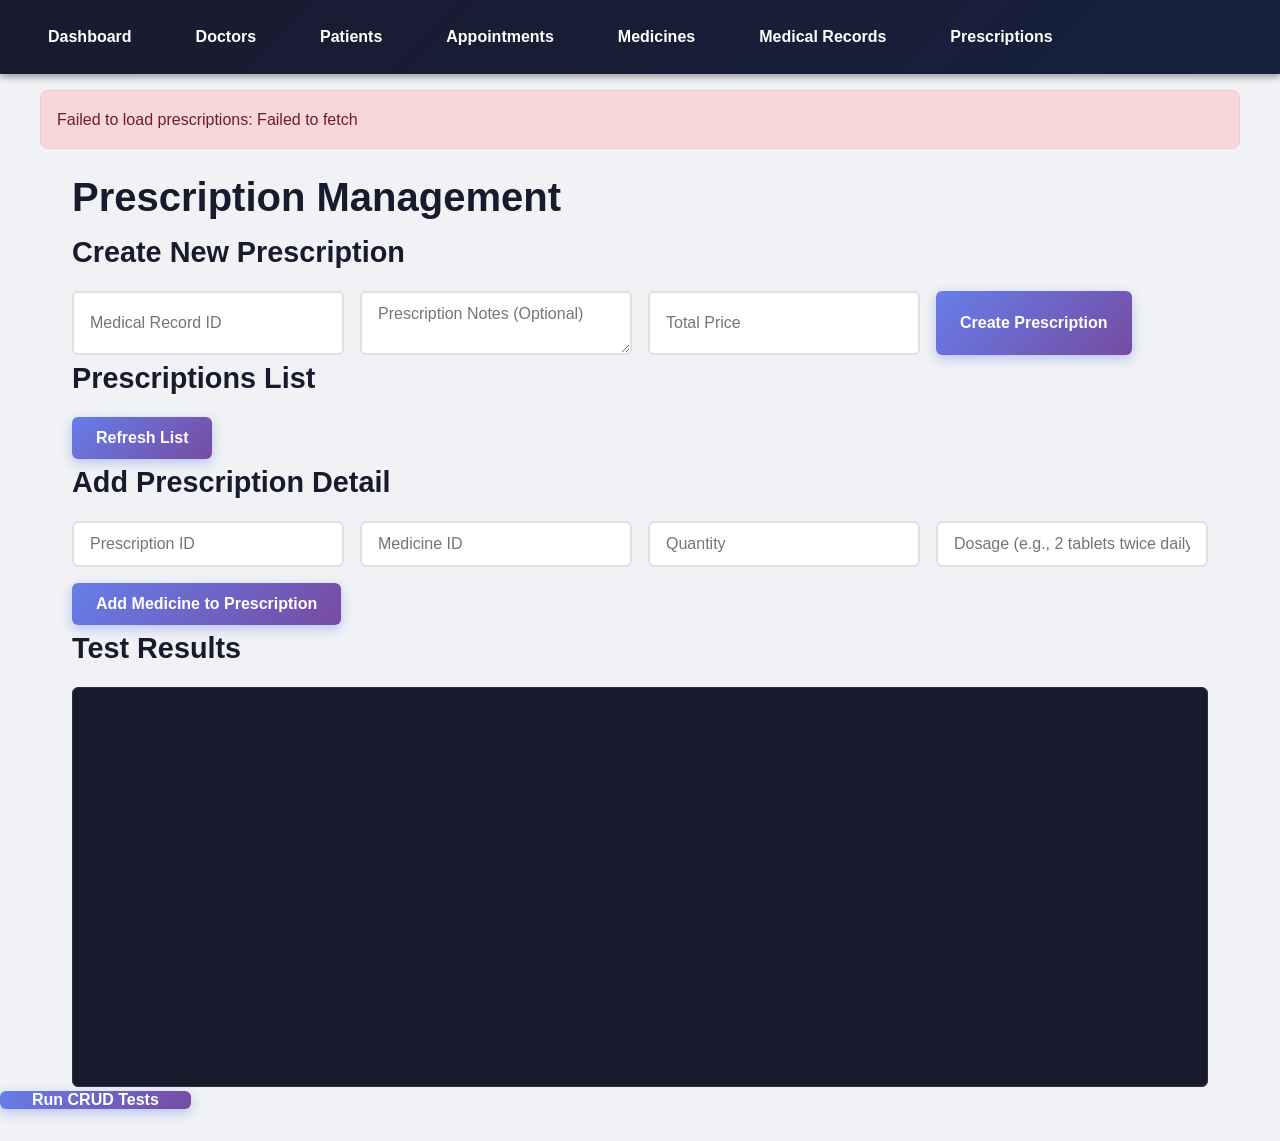
<file: Clinic/frontend/prescriptions.html>
<!DOCTYPE html>
<html>
<head>
    <meta charset="UTF-8">
    <title>Prescriptions</title>
    <link rel="stylesheet" href="styles.css">
</head>
<body>
    <nav>
        <a href="index.html">Dashboard</a>
        <a href="doctors.html">Doctors</a>
        <a href="patients.html">Patients</a>
        <a href="appointments.html">Appointments</a>
        <a href="medicines.html">Medicines</a>
        <a href="medical-records.html">Medical Records</a>
        <a href="prescriptions.html">Prescriptions</a>
    </nav>

    <div id="message"></div>

    <h1>Prescription Management</h1>

    <div>
        <h2>Create New Prescription</h2>
        <form onsubmit="handleAddPrescription(event)">
            <input type="number" id="medicalRecordId" placeholder="Medical Record ID" required>
            <textarea id="notes" placeholder="Prescription Notes (Optional)"></textarea>
            <input type="number" id="totalPrice" placeholder="Total Price" step="0.01" required>
            <button type="submit">Create Prescription</button>
        </form>
    </div>

    <div>
        <h2>Prescriptions List</h2>
        <button onclick="loadPrescriptions()">Refresh List</button>
        <div id="prescriptionsList"></div>
    </div>

    <div>
        <h2>Add Prescription Detail</h2>
        <form onsubmit="handleAddDetail(event)">
            <input type="number" id="prescriptionId" placeholder="Prescription ID" required>
            <input type="number" id="medicineId" placeholder="Medicine ID" required>
            <input type="number" id="quantity" placeholder="Quantity" required>
            <input type="text" id="dosage" placeholder="Dosage (e.g., 2 tablets twice daily)">
            <button type="submit">Add Medicine to Prescription</button>
        </form>
    </div>

    <div id="testLog">
        <h2>Test Results</h2>
        <pre id="output" style="height: 400px; overflow-y: auto;"></pre>
    </div>

    <button onclick="runCRUDTests()" style="margin-bottom: 2rem;">Run CRUD Tests</button>

    <script src="common.js"></script>
    <script>
        let logMessages = [];
        let allPrescriptions = [];

        function log(msg) {
            logMessages.push(msg);
            document.getElementById('output').textContent = logMessages.join('\n');
        }

        async function loadPrescriptions() {
            try {
                const prescriptions = await apiGet('/prescriptions');
                await renderPrescriptions(prescriptions);
            } catch (error) {
                showMessage('Failed to load prescriptions: ' + error.message, 'error');
            }
        }

        async function renderPrescriptions(prescriptions) {
            if (!prescriptions || prescriptions.length === 0) {
                document.getElementById('prescriptionsList').innerHTML = '<div class="card"><div class="card-body"><p class="text-center">No prescriptions found.</p></div></div>';
                return;
            }

            const prescriptionsWithDetails = await Promise.all(prescriptions.map(async (prescription) => {
                try {
                    const details = await apiGet('/prescriptions/details?prescriptionId=' + prescription.id);
                    return { ...prescription, details: Array.isArray(details) ? details : [] };
                } catch (error) {
                    return { ...prescription, details: [] };
                }
            }));

            allPrescriptions = prescriptionsWithDetails;

            let html = '<div class="card-grid">';
            prescriptionsWithDetails.forEach((prescription) => {
                const details = Array.isArray(prescription.details) ? prescription.details : [];
                html += '<div class="card">';
                html += '<div class="card-header">Prescription #' + prescription.id + '</div>';
                html += '<div class="card-body">';
                html += '<div class="card-field">';
                html += '<label>Medical Record ID</label>';
                html += '<div class="card-field-value">#' + prescription.medicalRecordId + '</div>';
                html += '</div>';
                html += '<div class="card-field">';
                html += '<label>Total Price</label>';
                html += '<div class="card-field-value">$' + Number(prescription.totalPrice || 0).toFixed(2) + '</div>';
                html += '</div>';
                html += '<div class="card-field">';
                html += '<label>Notes</label>';
                html += '<div class="card-field-value">' + escapeHtml(prescription.notes || 'None') + '</div>';
                html += '</div>';
                html += '<div class="card-field">';
                html += '<label>Created At</label>';
                html += '<div class="card-field-value">' + escapeHtml(prescription.createdAt || '') + '</div>';
                html += '</div>';
                html += '<div class="card-field">';
                html += '<label>Details</label>';
                if (details.length === 0) {
                    html += '<div class="card-field-value" style="color: #999;">No medicines added yet.</div>';
                } else {
                    html += '<div class="detail-grid">';
                    details.forEach((detail) => {
                        html += '<div class="card" style="border-top-color: #9b59b6;">';
                        html += '<div class="card-body" style="padding: 1rem;">';
                        html += '<div class="card-field">';
                        html += '<label>Medicine ID</label>';
                        html += '<div class="card-field-value">#' + detail.medicineId + '</div>';
                        html += '</div>';
                        html += '<div class="card-field">';
                        html += '<label>Quantity</label>';
                        html += '<div class="card-field-value">' + detail.quantity + '</div>';
                        html += '</div>';
                        html += '<div class="card-field">';
                        html += '<label>Dosage</label>';
                        html += '<div class="card-field-value">' + escapeHtml(detail.dosage || 'None') + '</div>';
                        html += '</div>';
                        html += '</div>';
                        html += '<div class="card-footer">';
                        html += '<button type="button" onclick="deletePrescriptionDetail(' + detail.id + ')">Delete Detail</button>';
                        html += '</div>';
                        html += '</div>';
                    });
                    html += '</div>';
                }
                html += '</div>';
                html += '<div class="card-footer">';
                html += '<button type="button" onclick="deletePrescription(' + prescription.id + ')">Delete Prescription</button>';
                html += '</div>';
                html += '</div>';
            });
            html += '</div>';

            document.getElementById('prescriptionsList').innerHTML = html;
        }

        function escapeHtml(value) {
            return String(value)
                .replace(/&/g, '&amp;')
                .replace(/</g, '&lt;')
                .replace(/>/g, '&gt;')
                .replace(/"/g, '&quot;')
                .replace(/'/g, '&#39;');
        }

        async function handleAddPrescription(event) {
            event.preventDefault();
            try {
                const data = {
                    medicalRecordId: parseInt(document.getElementById('medicalRecordId').value),
                    notes: document.getElementById('notes').value || null,
                    totalPrice: parseFloat(document.getElementById('totalPrice').value)
                };
                const result = await apiPost('/prescriptions', data);
                showMessage('Prescription created successfully!', 'success');
                event.target.reset();
                loadPrescriptions();
            } catch (error) {
                showMessage('Failed to create prescription: ' + error.message, 'error');
            }
        }

        async function handleAddDetail(event) {
            event.preventDefault();
            try {
                const data = {
                    prescriptionId: parseInt(document.getElementById('prescriptionId').value),
                    medicineId: parseInt(document.getElementById('medicineId').value),
                    quantity: parseInt(document.getElementById('quantity').value),
                    dosage: document.getElementById('dosage').value || null
                };
                const result = await apiPost('/prescriptions/details', data);
                showMessage('Medicine added to prescription!', 'success');
                event.target.reset();
                loadPrescriptions();
            } catch (error) {
                showMessage('Failed to add medicine to prescription: ' + error.message, 'error');
            }
        }

        async function deletePrescription(id) {
            try {
                await apiDelete('/prescriptions/' + id);
                showMessage('Prescription deleted successfully!', 'success');
                loadPrescriptions();
            } catch (error) {
                showMessage('Failed to delete prescription: ' + error.message, 'error');
            }
        }

        async function deletePrescriptionDetail(id) {
            try {
                await apiDelete('/prescriptions/details/' + id);
                showMessage('Prescription detail deleted successfully!', 'success');
                loadPrescriptions();
            } catch (error) {
                showMessage('Failed to delete prescription detail: ' + error.message, 'error');
            }
        }

        async function runCRUDTests() {
            logMessages = [];
            log('=== Prescriptions CRUD Test Suite ===');
            log('');

            try {
                // Test 1: Create Prescription
                log('Test 1: Creating a prescription...');
                const newPrescription = {
                    medicalRecordId: 1,
                    notes: 'Take with food',
                    totalPrice: 45.99
                };
                const result = await apiPost('/prescriptions', newPrescription);
                const prescId = result.id;
                log('[OK] Created prescription with ID: ' + prescId);
                log('');

                log('Test 1b: Loading prescriptions list...');
                const list = await apiGet('/prescriptions');
                log('[OK] Loaded ' + list.length + ' prescriptions');
                log('');

                // Test 2: Add Prescription Detail
                log('Test 2: Adding medicine to prescription...');
                const detailData = {
                    prescriptionId: prescId,
                    medicineId: 1,
                    quantity: 2,
                    dosage: '2 tablets twice daily'
                };
                await apiPost('/prescriptions/details', detailData);
                log('[OK] Added medicine to prescription');
                log('');

                // Test 3: Add Another Medicine
                log('Test 3: Adding another medicine to prescription...');
                const detailData2 = {
                    prescriptionId: prescId,
                    medicineId: 2,
                    quantity: 1,
                    dosage: '1 tablet at bedtime'
                };
                await apiPost('/prescriptions/details', detailData2);
                log('[OK] Added second medicine to prescription');
                log('');

            } catch (error) {
                log('[FAIL] Test failed: ' + error.message);
            }

            log('');
            log('=== Tests Complete ===');
            loadPrescriptions();
        }

        window.addEventListener('load', loadPrescriptions);
    </script>
</body>
</html>
</file>
<file: frontend/styles.css>
:root {
  --bg: #07111f;
  --bg-2: #0d1c33;
  --panel: rgba(9, 18, 35, 0.78);
  --panel-border: rgba(148, 163, 184, 0.18);
  --text: #ecf4ff;
  --muted: #a9b7d0;
  --accent: #39d0c5;
  --accent-2: #ffb454;
  --danger: #ff6b6b;
  --shadow: 0 30px 80px rgba(0, 0, 0, 0.35);
}

* {
  box-sizing: border-box;
}

html, body {
  margin: 0;
  min-height: 100%;
}

body {
  font-family: "Segoe UI", "Aptos", sans-serif;
  color: var(--text);
  background:
    radial-gradient(circle at top left, rgba(57, 208, 197, 0.22), transparent 28%),
    radial-gradient(circle at top right, rgba(255, 180, 84, 0.18), transparent 24%),
    linear-gradient(135deg, var(--bg), var(--bg-2));
  overflow-x: hidden;
}

.bg-orb {
  position: fixed;
  border-radius: 999px;
  filter: blur(24px);
  opacity: 0.55;
  z-index: 0;
  animation: drift 14s ease-in-out infinite alternate;
}

.orb-a {
  width: 260px;
  height: 260px;
  top: 10%;
  left: -80px;
  background: rgba(57, 208, 197, 0.32);
}

.orb-b {
  width: 220px;
  height: 220px;
  right: -40px;
  bottom: 8%;
  background: rgba(255, 180, 84, 0.28);
  animation-delay: -6s;
}

.shell {
  position: relative;
  z-index: 1;
  width: min(1240px, calc(100% - 32px));
  margin: 0 auto;
  padding: 40px 0 56px;
}

.hero {
  max-width: 820px;
  margin-bottom: 28px;
}

.eyebrow,
.panel-label,
.table-title,
.badge {
  letter-spacing: 0.12em;
  text-transform: uppercase;
  font-size: 0.74rem;
}

.eyebrow {
  color: var(--accent);
  margin-bottom: 12px;
}

h1 {
  margin: 0;
  font-family: Georgia, "Times New Roman", serif;
  font-size: clamp(2.5rem, 5vw, 4.75rem);
  line-height: 0.98;
  letter-spacing: -0.03em;
}

.hero p {
  max-width: 680px;
  color: var(--muted);
  font-size: 1.03rem;
  line-height: 1.7;
  margin: 18px 0 0;
}

.stats {
  display: grid;
  grid-template-columns: repeat(3, minmax(0, 1fr));
  gap: 14px;
  margin-top: 24px;
}

.stat-card,
.panel,
.result-card,
.table-card {
  border: 1px solid var(--panel-border);
  background: var(--panel);
  backdrop-filter: blur(16px);
  box-shadow: var(--shadow);
}

.stat-card {
  border-radius: 18px;
  padding: 18px;
}

.stat-card span,
.panel-header p,
.result-top,
.table-head,
.table-body,
.steps,
label {
  color: var(--muted);
}

.stat-card strong {
  display: block;
  margin-top: 10px;
  font-size: 1.05rem;
}

.workspace {
  display: grid;
  grid-template-columns: 1.02fr 1.18fr;
  gap: 20px;
  align-items: start;
}

.panel {
  border-radius: 28px;
  padding: 24px;
}

.panel-header {
  display: flex;
  align-items: start;
  justify-content: space-between;
  gap: 12px;
  margin-bottom: 20px;
}

.panel-header h2 {
  margin: 6px 0 0;
  font-size: 1.35rem;
}

.badge {
  padding: 10px 14px;
  border-radius: 999px;
  background: rgba(57, 208, 197, 0.14);
  color: var(--accent);
  border: 1px solid rgba(57, 208, 197, 0.25);
  white-space: nowrap;
}

.badge.ghost {
  background: rgba(255, 255, 255, 0.04);
  color: var(--accent-2);
  border-color: rgba(255, 180, 84, 0.2);
}

.form {
  display: grid;
  gap: 16px;
}

.role-switch {
  display: grid;
  grid-template-columns: repeat(2, minmax(0, 1fr));
  gap: 10px;
}

.role-btn,
.primary-btn,
input {
  border-radius: 16px;
  border: 1px solid rgba(148, 163, 184, 0.18);
  font: inherit;
}

.role-btn {
  background: rgba(255, 255, 255, 0.04);
  color: var(--text);
  padding: 14px 16px;
  cursor: pointer;
  transition: transform 0.2s ease, background 0.2s ease, border-color 0.2s ease;
}

.role-btn:hover,
.primary-btn:hover {
  transform: translateY(-1px);
}

.role-btn.active {
  background: linear-gradient(135deg, rgba(57, 208, 197, 0.2), rgba(57, 208, 197, 0.08));
  border-color: rgba(57, 208, 197, 0.55);
  color: var(--accent);
}

label {
  display: grid;
  gap: 8px;
  font-size: 0.95rem;
}

input {
  background: rgba(3, 8, 18, 0.5);
  color: var(--text);
  padding: 14px 16px;
  outline: none;
}

input:focus {
  border-color: rgba(57, 208, 197, 0.55);
  box-shadow: 0 0 0 4px rgba(57, 208, 197, 0.1);
}

.primary-btn {
  margin-top: 4px;
  padding: 15px 18px;
  border: none;
  cursor: pointer;
  font-weight: 700;
  color: #03111b;
  background: linear-gradient(135deg, var(--accent), #8ef1e7);
}

.steps {
  margin: 0 0 18px;
  padding-left: 20px;
  display: grid;
  gap: 10px;
}

.steps li {
  opacity: 0.65;
}

.steps li.active {
  opacity: 1;
  color: var(--text);
}

.result-card {
  border-radius: 24px;
  padding: 20px;
  margin-bottom: 18px;
  background:
    linear-gradient(135deg, rgba(57, 208, 197, 0.1), rgba(255, 180, 84, 0.08)),
    var(--panel);
}

.result-top {
  display: flex;
  align-items: center;
  justify-content: space-between;
  gap: 12px;
  font-size: 0.9rem;
}

.result-role {
  color: var(--accent);
  font-weight: 700;
  letter-spacing: 0.08em;
  text-transform: uppercase;
}

.result-id {
  color: var(--muted);
}

.result-card h3 {
  margin: 14px 0 6px;
  font-size: 1.55rem;
}

.result-card p {
  margin: 0;
  color: var(--muted);
}

.table-grid {
  display: grid;
  grid-template-columns: repeat(2, minmax(0, 1fr));
  gap: 12px;
  margin-top: 18px;
}

.table-box {
  border-radius: 16px;
  padding: 14px;
  background: rgba(255, 255, 255, 0.05);
  border: 1px solid rgba(148, 163, 184, 0.12);
}

.table-box span {
  display: block;
  color: var(--muted);
  margin-bottom: 8px;
}

.table-box strong {
  color: var(--text);
}

.tables {
  display: grid;
  grid-template-columns: 1fr;
  gap: 14px;
}

.table-card {
  border-radius: 24px;
  padding: 18px;
}

.table-title {
  color: var(--accent-2);
  margin-bottom: 12px;
}

.table-head,
.row {
  display: grid;
  grid-template-columns: 0.7fr 1.7fr 1fr;
  gap: 10px;
}

.table-head {
  padding: 0 0 10px;
  border-bottom: 1px solid rgba(148, 163, 184, 0.14);
  font-size: 0.85rem;
}

.table-body {
  display: grid;
  gap: 10px;
  margin-top: 12px;
}

.row {
  padding: 12px 0;
  border-bottom: 1px solid rgba(148, 163, 184, 0.1);
  align-items: center;
  font-size: 0.95rem;
}

.row:last-child {
  border-bottom: none;
}

.row .role-pill {
  display: inline-flex;
  justify-content: center;
  align-items: center;
  width: fit-content;
  padding: 6px 10px;
  border-radius: 999px;
  background: rgba(57, 208, 197, 0.12);
  color: var(--accent);
  font-size: 0.8rem;
}

.detail-pill {
  color: var(--accent-2);
}

.flash {
  animation: flash 0.55s ease;
}

@keyframes drift {
  from { transform: translateY(0) translateX(0); }
  to { transform: translateY(18px) translateX(18px); }
}

@keyframes flash {
  0% { transform: scale(0.98); }
  50% { transform: scale(1.01); }
  100% { transform: scale(1); }
}

@media (max-width: 1080px) {
  .workspace {
    grid-template-columns: 1fr;
  }

  .stats {
    grid-template-columns: 1fr;
  }
}

@media (max-width: 720px) {
  .shell {
    width: min(100% - 20px, 1240px);
    padding-top: 18px;
  }

  .panel {
    padding: 18px;
    border-radius: 22px;
  }

  .table-head,
  .row {
    grid-template-columns: 0.7fr 1.4fr 1fr;
    font-size: 0.8rem;
  }

  .table-grid {
    grid-template-columns: 1fr;
  }
}
</file>
<file: Clinic/frontend/styles.css>
* {
    margin: 0;
    padding: 0;
    box-sizing: border-box;
}

body {
    font-family: 'Segoe UI', Tahoma, Geneva, Verdana, sans-serif;
    background: #f0f2f5;
    color: #333;
    line-height: 1.6;
    min-height: 100vh;
}

/* Navigation Bar */
nav {
    background: linear-gradient(135deg, #1a1a2e 0%, #16213e 100%);
    padding: 1rem 2rem;
    box-shadow: 0 4px 6px rgba(0, 0, 0, 0.3);
    display: flex;
    gap: 2rem;
    position: sticky;
    top: 0;
    z-index: 100;
}

nav a {
    color: white;
    text-decoration: none;
    font-weight: 600;
    transition: all 0.3s ease;
    padding: 0.5rem 1rem;
    border-radius: 4px;
}

nav a:hover {
    background: rgba(255, 255, 255, 0.2);
    transform: translateY(-2px);
}

/* Main Container */
body > div, body > h1, body > button {
    margin: 0 auto;
    max-width: 1200px;
    padding: 0 2rem;
}

/* Headings */
h1 {
    color: #1a1a2e;
    margin: 2rem auto 1rem;
    font-size: 2.5rem;
    text-shadow: none;
}

h2 {
    color: #1a1a2e;
    margin-bottom: 1rem;
    font-size: 1.8rem;
}

h3 {
    color: #2c3e50;
    margin-bottom: 0.8rem;
    font-size: 1.3rem;
}

/* Message Box */
#message {
    max-width: 1200px;
    margin: 1rem auto;
    padding: 1rem;
    border-radius: 8px;
    display: none;
}

#message.success {
    background: #d4edda;
    color: #155724;
    border: 1px solid #c3e6cb;
    display: block;
}

#message.error {
    background: #f8d7da;
    color: #721c24;
    border: 1px solid #f5c6cb;
    display: block;
}

/* Sections/Panels */
div[style*="border: 1px solid"], 
div[style*="padding: 20px"] {
    background: white;
    border: none !important;
    padding: 2rem !important;
    margin: 1.5rem auto !important;
    max-width: 1200px;
    border-radius: 12px;
    box-shadow: 0 8px 16px rgba(0, 0, 0, 0.15);
}

/* Forms */
form {
    display: grid;
    gap: 1rem;
    grid-template-columns: repeat(auto-fit, minmax(250px, 1fr));
}

form button, form [type="submit"] {
    grid-column: 1 / -1;
    justify-self: start;
    width: auto;
}

input, select, textarea {
    padding: 0.75rem 1rem;
    border: 2px solid #e0e0e0;
    border-radius: 6px;
    font-size: 1rem;
    font-family: inherit;
    transition: all 0.3s ease;
}

input:focus, select:focus, textarea:focus {
    outline: none;
    border-color: #667eea;
    background: #f8f9ff;
    box-shadow: 0 0 8px rgba(102, 126, 234, 0.2);
}

/* Buttons */
button {
    padding: 0.75rem 1.5rem;
    background: linear-gradient(135deg, #667eea 0%, #764ba2 100%);
    color: white;
    border: none;
    border-radius: 6px;
    font-size: 1rem;
    font-weight: 600;
    cursor: pointer;
    transition: all 0.3s ease;
    box-shadow: 0 4px 12px rgba(102, 126, 234, 0.4);
}

button:hover {
    transform: translateY(-2px);
    box-shadow: 0 6px 16px rgba(102, 126, 234, 0.6);
}

button:active {
    transform: translateY(0);
}

button[type="button"] {
    background: #6c757d;
    box-shadow: 0 4px 12px rgba(108, 117, 125, 0.3);
}

button[type="button"]:hover {
    box-shadow: 0 6px 16px rgba(108, 117, 125, 0.5);
}

button[style*="e74c3c"] {
    background: linear-gradient(135deg, #e74c3c 0%, #c0392b 100%) !important;
}

button[style*="e74c3c"]:hover {
    box-shadow: 0 6px 16px rgba(231, 76, 60, 0.4) !important;
}

/* Tables */
table {
    width: 100%;
    border-collapse: collapse;
    margin-top: 1rem;
    background: white;
    border-radius: 8px;
    overflow: hidden;
    box-shadow: 0 2px 8px rgba(0, 0, 0, 0.1);
}

table thead {
    background: linear-gradient(135deg, #667eea 0%, #764ba2 100%);
    color: white;
}

table th {
    padding: 1.2rem;
    text-align: left;
    font-weight: 600;
    letter-spacing: 0.5px;
}

table td {
    padding: 1rem 1.2rem;
    border-bottom: 1px solid #f0f0f0;
}

table tr {
    transition: background 0.2s ease;
}

table tbody tr:hover {
    background: #f8f9ff;
}

table tbody tr:last-child td {
    border-bottom: none;
}

/* Table Actions */
table button {
    padding: 0.5rem 1rem;
    font-size: 0.9rem;
    margin-right: 0.5rem;
    background: #667eea;
    margin-bottom: 0;
}

table button:last-child {
    margin-right: 0;
}

/* Test Logs / Pre blocks */
pre {
    background: #1a1a2e !important;
    color: #00ff00;
    padding: 1rem !important;
    border-radius: 6px;
    font-family: 'Courier New', monospace;
    font-size: 0.9rem;
    overflow: auto;
    border: 1px solid #333;
}

/* Stats Panel */
#stats {
    display: grid;
    grid-template-columns: repeat(auto-fit, minmax(180px, 1fr));
    gap: 1.5rem;
    margin-bottom: 2rem;
}

#stats h2 {
    grid-column: 1 / -1;
}

#stats p {
    background: white;
    color: #333;
    padding: 2rem 1.5rem;
    border-radius: 12px;
    text-align: center;
    box-shadow: 0 4px 12px rgba(0, 0, 0, 0.08);
    border-top: 4px solid #667eea;
    transition: transform 0.3s ease, box-shadow 0.3s ease;
}

#stats p:hover {
    transform: translateY(-6px);
    box-shadow: 0 8px 20px rgba(102, 126, 234, 0.15);
}

#stats strong {
    display: block;
    font-size: 2.2rem;
    color: #667eea;
    margin: 0.8rem 0 0.5rem 0;
    font-weight: 700;
}

/* Card Grid Layouts */
.card-grid { display: grid; grid-template-columns: repeat(auto-fit, minmax(250px, 1fr)); gap: 2rem; margin-top: 1.5rem; }

.card {
    background: white;
    border-radius: 12px;
    box-shadow: 0 4px 12px rgba(0, 0, 0, 0.08);
    overflow: hidden;
    transition: all 0.3s ease;
    border-top: 4px solid #667eea;
}

.card:hover {
    transform: translateY(-8px);
    box-shadow: 0 12px 24px rgba(0, 0, 0, 0.12);
}

.card-header {
    background: linear-gradient(135deg, #667eea 0%, #764ba2 100%);
    color: white;
    padding: 1.5rem;
    font-weight: 600;
    font-size: 1.1rem;
}

.card-body {
    padding: 1.5rem;
}

.card-footer {
    padding: 1rem 1.5rem;
    background: #f8f9ff;
    display: flex;
    gap: 0.5rem;
    flex-wrap: wrap;
}

.card-field {
    margin-bottom: 1rem;
}

.card-field label {
    display: block;
    font-size: 0.85rem;
    color: #667eea;
    font-weight: 600;
    margin-bottom: 0.3rem;
}

.card-field-value {
    font-size: 1rem;
    color: #333;
    word-break: break-word;
}

.detail-grid {
    display: grid;
    gap: 0.75rem;
    margin-top: 0.5rem;
}

.detail-item {
    display: grid;
    grid-template-columns: repeat(auto-fit, minmax(120px, 1fr)) auto;
    gap: 0.75rem;
    align-items: center;
    padding: 0.85rem 1rem;
    border: 1px solid #e8eaf6;
    border-radius: 10px;
    background: #f8f9ff;
}

.detail-item-main {
    display: flex;
    flex-direction: column;
    gap: 0.2rem;
}

.detail-label {
    font-size: 0.78rem;
    font-weight: 700;
    color: #667eea;
    text-transform: uppercase;
    letter-spacing: 0.04em;
}

.detail-value {
    font-size: 0.95rem;
    color: #333;
    word-break: break-word;
}

.detail-delete {
    justify-self: end;
    white-space: nowrap;
}

/* Table Grid */
.table-grid {
    display: grid;
    grid-template-columns: repeat(auto-fill, minmax(320px, 1fr));
    gap: 1.5rem;
    margin-top: 1.5rem;
}

/* Grid Layout for Forms */
form {
    display: grid;
    grid-template-columns: repeat(auto-fit, minmax(250px, 1fr));
    gap: 1rem;
}

form button, form [type="submit"] {
    grid-column: span 1;
}

/* Edit/Detail Panels */
#editPanel, #detailPanel, #stockPanel {
    background: white;
    border-radius: 12px;
    box-shadow: 0 8px 24px rgba(0, 0, 0, 0.12);
}

#editPanel > h2, #detailPanel > h2, #stockPanel > h2 {
    background: linear-gradient(135deg, #667eea 0%, #764ba2 100%);
    color: white;
    padding: 1.5rem;
    margin: 0;
    border-radius: 12px 12px 0 0;
}

#detailContent {
    margin-top: 0;
}

/* Filter Section */
div[style*="border"] > label {
    display: inline-flex;
    align-items: center;
    gap: 0.5rem;
    margin-right: 2rem;
    margin-bottom: 1rem;
    font-weight: 500;
    color: #333;
}

label select, label input {
    width: auto;
    min-width: 150px;
}

/* Responsive Design */
@media (max-width: 768px) {
    nav {
        flex-direction: column;
        gap: 0.5rem;
    }

    h1 {
        font-size: 1.8rem;
        margin-left: 2rem;
        margin-right: 2rem;
    }

    table {
        font-size: 0.9rem;
    }

    table th, table td {
        padding: 0.75rem 0.5rem;
    }

    form {
        grid-template-columns: 1fr;
    }

    #stats {
        grid-template-columns: 1fr;
    }

    table button {
        display: block;
        width: 100%;
        margin: 0.25rem 0;
    }
}

/* Status Badge Styling */
.status-pending {
    background: #fff3cd;
    color: #856404;
    padding: 0.35rem 0.8rem;
    border-radius: 20px;
    font-size: 0.85rem;
    font-weight: 600;
    display: inline-block;
}

.status-confirmed {
    background: #d1ecf1;
    color: #0c5460;
    padding: 0.35rem 0.8rem;
    border-radius: 20px;
    font-size: 0.85rem;
    font-weight: 600;
    display: inline-block;
}

.status-completed {
    background: #d4edda;
    color: #155724;
    padding: 0.35rem 0.8rem;
    border-radius: 20px;
    font-size: 0.85rem;
    font-weight: 600;
    display: inline-block;
}

.status-cancelled {
    background: #f8d7da;
    color: #721c24;
    padding: 0.35rem 0.8rem;
    border-radius: 20px;
    font-size: 0.85rem;
    font-weight: 600;
    display: inline-block;
}

/* Utility Classes */
.text-center {
    text-align: center;
}

.text-right {
    text-align: right;
}

.mb-1 { margin-bottom: 0.5rem; }
.mb-2 { margin-bottom: 1rem; }
.mb-3 { margin-bottom: 1.5rem; }

.mt-1 { margin-top: 0.5rem; }
.mt-2 { margin-top: 1rem; }
.mt-3 { margin-top: 1.5rem; }

.gap-1 { gap: 0.5rem; }
.gap-2 { gap: 1rem; }
</file>
